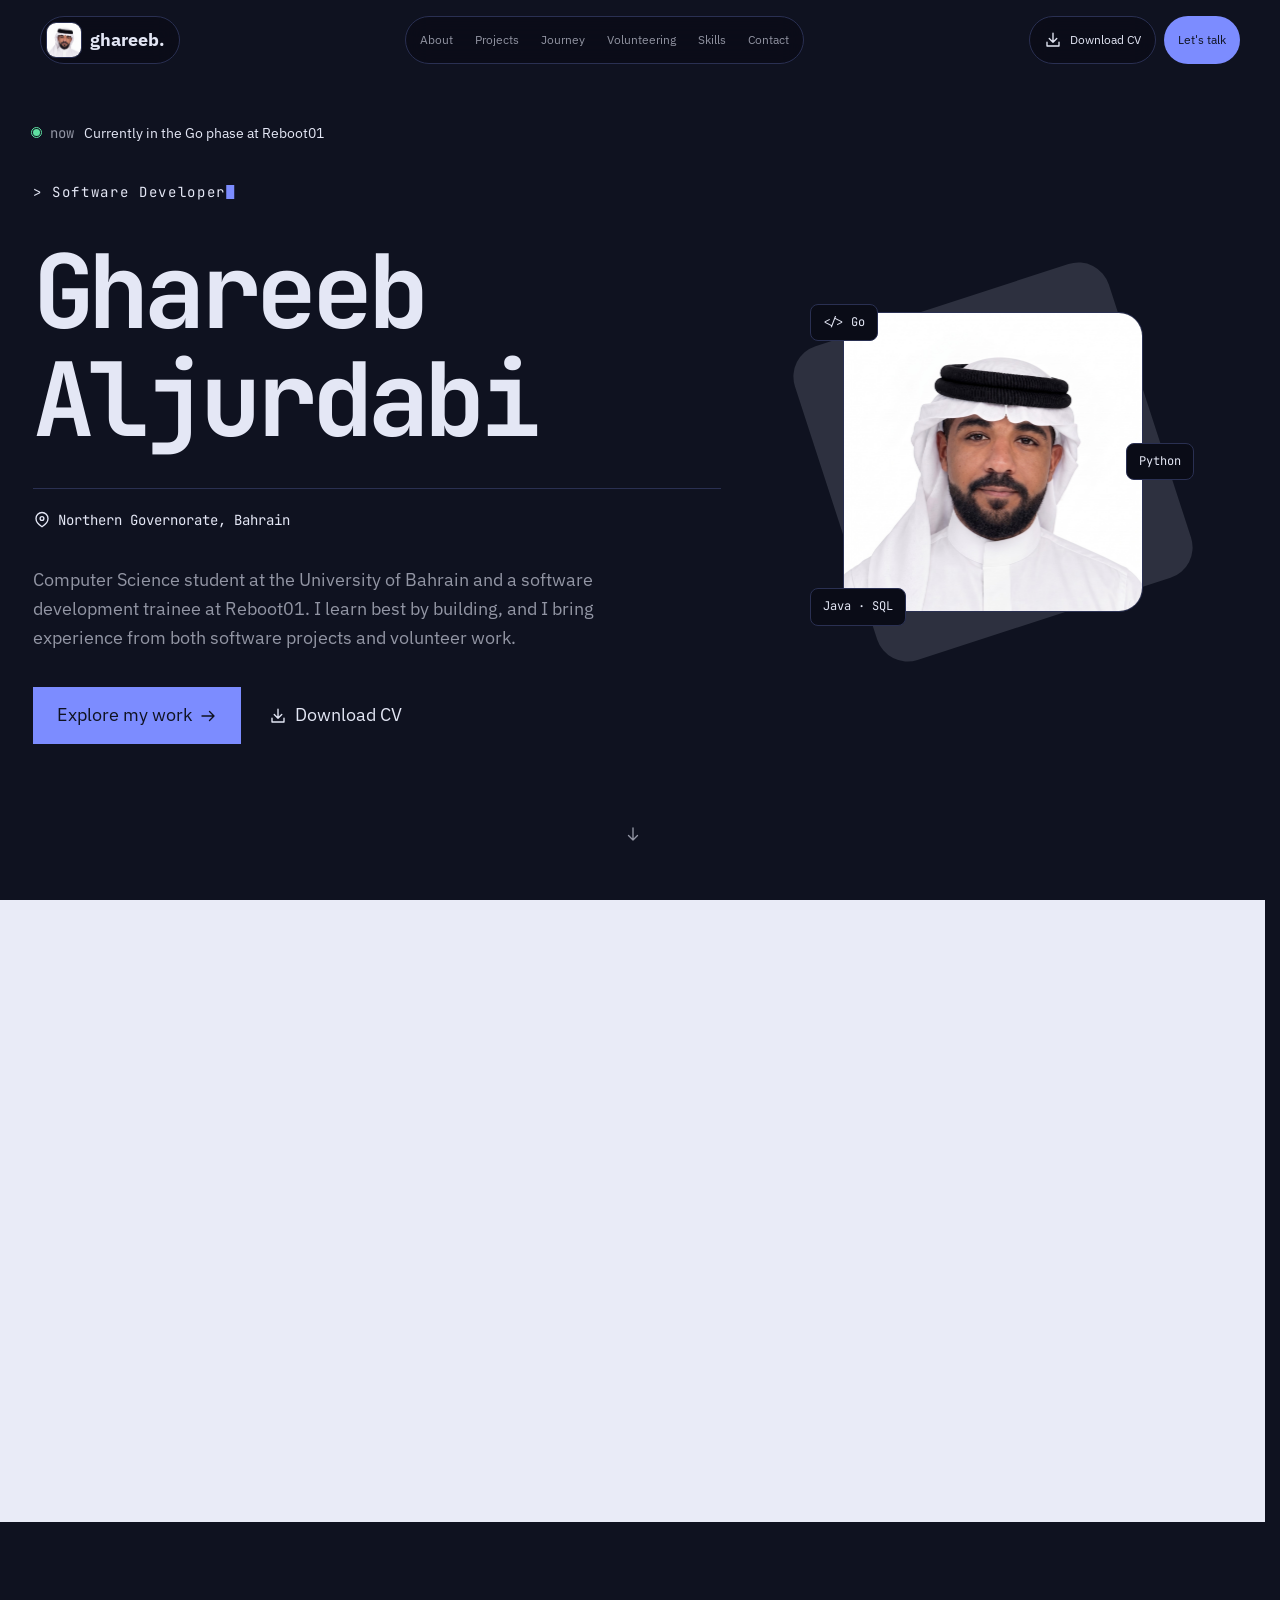
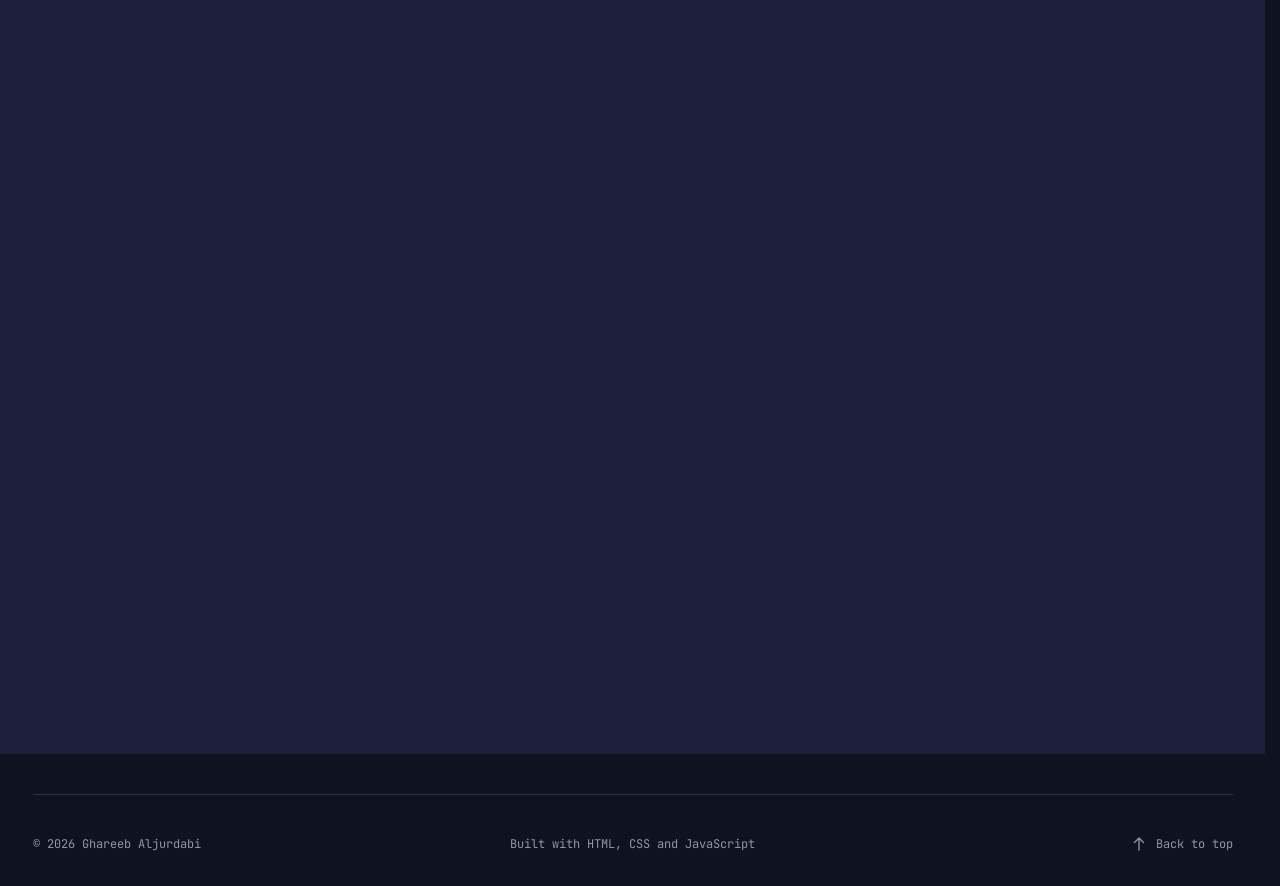
<file: index.html>
<!doctype html>
<html lang="en" class="portfolio-page">
  <head>
    <meta charset="UTF-8" />
    <meta name="viewport" content="width=device-width, initial-scale=1.0, viewport-fit=cover" />
    <meta name="theme-color" content="#0f1220" />
    <script>
      window.finishIntro = function () {
        if (!document.documentElement.classList.contains("intro")) return;
        document.documentElement.classList.remove("intro");
        document.querySelector(".intro-screen")?.remove();
        document.dispatchEvent(new Event("intro-end"));
      };
      try {
        if (
          !matchMedia("(prefers-reduced-motion: reduce)").matches &&
          !sessionStorage.getItem("portfolio-intro")
        ) {
          sessionStorage.setItem("portfolio-intro", "seen");
          document.documentElement.classList.add("intro");
          setTimeout(window.finishIntro, 4000);
        }
      } catch {}
    </script>
    <title>Ghareeb Aljurdabi | Software Developer</title>
    <meta
      name="description"
      content="Ghareeb Aljurdabi | Software Developer. Computer Science student at the University of Bahrain and a software development trainee at Reboot01."
    />
    <link
      rel="preload"
      href="fonts/jetbrains-mono.woff2"
      as="font"
      type="font/woff2"
      crossorigin
    />
    <link
      rel="preload"
      href="fonts/ibm-plex-sans.woff2"
      as="font"
      type="font/woff2"
      crossorigin
    />
    <link rel="stylesheet" href="css/variables.css" />
    <link rel="stylesheet" href="css/reset.css" />
    <link rel="stylesheet" href="css/fonts.css" />
    <link rel="stylesheet" href="css/layout.css" />
    <link rel="stylesheet" href="css/buttons.css" />
    <link rel="stylesheet" href="css/tags.css" />
    <link rel="stylesheet" href="css/pills.css" />
    <link rel="stylesheet" href="css/labels.css" />
    <link rel="stylesheet" href="css/icons.css" />
    <link rel="stylesheet" href="css/accessibility.css" />
    <link rel="stylesheet" href="css/navbar.css" />
    <link rel="stylesheet" href="css/home.css" />
    <link rel="stylesheet" href="css/portrait.css" />
    <link rel="stylesheet" href="css/status.css" />
    <link
      rel="stylesheet"
      href="css/about.css"
      media="print"
      onload="this.media = 'all'"
    />
    <noscript><link rel="stylesheet" href="css/about.css" /></noscript>
    <link
      rel="stylesheet"
      href="css/projects.css"
      media="print"
      onload="this.media = 'all'"
    />
    <noscript><link rel="stylesheet" href="css/projects.css" /></noscript>
    <link
      rel="stylesheet"
      href="css/journey.css"
      media="print"
      onload="this.media = 'all'"
    />
    <noscript><link rel="stylesheet" href="css/journey.css" /></noscript>
    <link
      rel="stylesheet"
      href="css/volunteering.css"
      media="print"
      onload="this.media = 'all'"
    />
    <noscript><link rel="stylesheet" href="css/volunteering.css" /></noscript>
    <link
      rel="stylesheet"
      href="css/skills.css"
      media="print"
      onload="this.media = 'all'"
    />
    <noscript><link rel="stylesheet" href="css/skills.css" /></noscript>
    <link
      rel="stylesheet"
      href="css/contact.css"
      media="print"
      onload="this.media = 'all'"
    />
    <noscript><link rel="stylesheet" href="css/contact.css" /></noscript>
    <link
      rel="stylesheet"
      href="css/footer.css"
      media="print"
      onload="this.media = 'all'"
    />
    <noscript><link rel="stylesheet" href="css/footer.css" /></noscript>
    <link rel="stylesheet" href="css/intro.css" />
    <link rel="stylesheet" href="css/scroll-hint.css" />
    <link rel="stylesheet" href="css/reveal.css" />
    <link rel="stylesheet" href="css/progress.css" />
    <link rel="stylesheet" href="css/hover.css" />
    <link rel="stylesheet" href="css/transitions.css" />
    <link rel="stylesheet" href="css/motion.css" />
    <link rel="stylesheet" href="css/responsive.css" />

    <link rel="icon" type="image/svg+xml" href="images/favicon.svg" />
  </head>
  <body>
    <a class="skip-link" href="#main-content">Skip to content</a>
    <div class="intro-screen" aria-hidden="true">
      <div class="intro-content">
        <img
          class="intro-photo"
          src="images/portrait.jpg"
          width="110"
          height="110"
          alt=""
          fetchpriority="high"
        />
        <div class="intro-word"
          ><span class="intro-name"></span><span class="intro-dot"></span
          ><span class="intro-cursor"></span
        ></div>
      </div>
    </div>
    <div class="scroll-progress-track" aria-hidden="true">
      <div class="scroll-progress"></div>
    </div>
    <header class="navbar">
      <nav class="container navbar-content" aria-label="Main navigation">
        <a class="navbar-logo" href="#home"
          ><img
            src="images/portrait.jpg"
            width="36"
            height="36"
            alt=""
          />ghareeb.</a
        >
        <div class="navbar-links" id="navbar-links"
          ><a data-section="about" href="#about">About</a
          ><a data-section="projects" href="#projects">Projects</a
          ><a data-section="journey" href="#journey">Journey</a
          ><a data-section="volunteering" href="#volunteering">Volunteering</a
          ><a data-section="skills" href="#skills">Skills</a
          ><a data-section="contact" href="#contact">Contact</a
          ><div class="navbar-mobile-actions"
            ><a class="navbar-download with-icon" href="cv.pdf"
              ><svg
                class="icon icon-arrow-down"
                width="18"
                height="18"
                viewBox="0 0 24 24"
                fill="none"
                stroke="currentColor"
                stroke-width="1.8"
                stroke-linecap="round"
                stroke-linejoin="round"
                aria-hidden="true"
                focusable="false"
              >
                <path d="M12 3v12m-5-5 5 5 5-5M4 15v5h16v-5" /></svg
              >Download CV</a
            ></div
          ></div
        >
        <div class="navbar-actions"
          ><a class="navbar-download with-icon" href="cv.pdf"
            ><svg
              class="icon icon-arrow-down"
              width="18"
              height="18"
              viewBox="0 0 24 24"
              fill="none"
              stroke="currentColor"
              stroke-width="1.8"
              stroke-linecap="round"
              stroke-linejoin="round"
              aria-hidden="true"
              focusable="false"
            >
              <path d="M12 3v12m-5-5 5 5 5-5M4 15v5h16v-5" /></svg
            >Download CV</a
          ><a class="navbar-talk" href="#contact">Let's talk</a></div
        >
        <button
          class="navbar-menu"
          type="button"
          aria-label="Toggle menu"
          aria-expanded="false"
          aria-controls="navbar-links"
          ><span aria-hidden="true"></span><span aria-hidden="true"></span
          ><span aria-hidden="true"></span
        ></button>
      </nav>
    </header>
    <main id="main-content" tabindex="-1">
      <section id="home">
        <div class="container">
          <div class="status-line">
            <span class="status-dot" aria-hidden="true"></span>
            <span class="status-label">now</span>
            <div class="status-text" aria-live="off">
              <span class="sr-only">Currently in the Go phase at Reboot01</span>
              <span class="status-current" aria-hidden="true"
                >Currently in the Go phase at Reboot01</span
              >
              <span class="status-next" aria-hidden="true"></span>
            </div>
          </div>
          <div class="home-content">
            <p
              class="home-title"
              role="img"
              aria-label="Software Developer, Computer Science Student, Volunteer"
              ><span aria-hidden="true">&gt;&nbsp;</span
              ><span id="typing-text" aria-hidden="true"
                >Software Developer</span
              ><span class="typing-cursor" aria-hidden="true"></span
            ></p>
            <h1>Ghareeb Aljurdabi</h1>
            <p class="home-location with-icon"
              ><svg
                class="icon"
                width="18"
                height="18"
                viewBox="0 0 24 24"
                fill="none"
                stroke="currentColor"
                stroke-width="1.8"
                stroke-linecap="round"
                stroke-linejoin="round"
                aria-hidden="true"
                focusable="false"
              >
                <path d="M20 10c0 6-8 11-8 11S4 16 4 10a8 8 0 1 1 16 0Z" />
                <circle cx="12" cy="10" r="2.5" /></svg
              >Northern Governorate, Bahrain</p
            >
            <p class="home-bio"
              >Computer Science student at the University of Bahrain and a
              software development trainee at Reboot01. I learn best by
              building, and I bring experience from both software projects and
              volunteer work.</p
            >
            <div class="home-actions">
              <a class="home-explore with-icon" href="#projects"
                >Explore my work<svg
                  class="icon icon-arrow-right"
                  width="18"
                  height="18"
                  viewBox="0 0 24 24"
                  fill="none"
                  stroke="currentColor"
                  stroke-width="1.8"
                  stroke-linecap="round"
                  stroke-linejoin="round"
                  aria-hidden="true"
                  focusable="false"
                >
                  <path d="M4 12h16m-6-6 6 6-6 6" /></svg
              ></a>
              <a class="home-cv with-icon" href="cv.pdf"
                ><svg
                  class="icon icon-arrow-down"
                  width="18"
                  height="18"
                  viewBox="0 0 24 24"
                  fill="none"
                  stroke="currentColor"
                  stroke-width="1.8"
                  stroke-linecap="round"
                  stroke-linejoin="round"
                  aria-hidden="true"
                  focusable="false"
                >
                  <path d="M12 3v12m-5-5 5 5 5-5M4 15v5h16v-5" /></svg
                >Download CV</a
              >
        <a class="scroll-hint" href="#about" aria-label="Scroll to about"
          ><svg
            width="18"
            height="18"
            viewBox="0 0 24 24"
            fill="none"
            stroke="currentColor"
            stroke-width="1.8"
            stroke-linecap="round"
            stroke-linejoin="round"
            aria-hidden="true"
          >
            <path d="M12 4v16m-6-6 6 6 6-6" /></svg
        ></a>
            </div>
          </div>
          <div class="portrait-block">
            <div class="portrait-square" aria-hidden="true"></div>
            <img
              class="portrait-photo"
              src="images/portrait.jpg"
              width="300"
              height="300"
              alt="Portrait of Ghareeb Aljurdabi"
              fetchpriority="high"
            />
            <span class="portrait-tag portrait-tag-go" aria-hidden="true"
              >&lt;/&gt; Go</span
            >
            <span class="portrait-tag portrait-tag-python" aria-hidden="true"
              >Python</span
            >
            <span class="portrait-tag portrait-tag-java" aria-hidden="true"
              >Java · SQL</span
            >
          </div>
        </div>

      </section>

      <section id="about">
        <div class="container">
          <p class="about-label section-label" role="img" aria-label="// about"
            ><span class="label-full" aria-hidden="true">// about</span></p
          >
          <div class="about-intro">
            <h2>I learn best by building.</h2>
            <p
              >I study Computer Science at the University of Bahrain and train
              as a software developer at Reboot01. Outside of code, I volunteer
              at startup and community events in Bahrain.</p
            >
          </div>
          <div class="about-stats">
            <div class="about-stat">
              <span class="about-number" data-count="3">3</span>
              <p>Years studying Computer Science</p>
            </div>
            <div class="about-stat">
              <span class="about-number" data-count="5">5</span>
              <p>Programming languages</p>
            </div>
            <div class="about-stat">
              <span class="about-number" data-count="3">3</span>
              <p>Volunteer events</p>
            </div>
            <div class="about-stat">
              <span class="about-number" data-count="2">2</span>
              <p>Spoken languages</p>
            </div>
          </div>
        </div>
      </section>

      <section id="projects">
        <div class="container">
          <p
            class="projects-label section-label"
            role="img"
            aria-label="// projects"
            ><span class="label-full" aria-hidden="true">// projects</span></p
          >
          <h2>Things I've built.</h2>
          <a class="projects-collection" href="projects/reboot01.html">
            <div class="collection-copy">
              <span class="collection-number">01</span>
              <p class="collection-category">Reboot01 program</p>
              <h3>Reboot01 Projects</h3>
              <p class="collection-description"
                >The projects I built during the Go phase at Reboot01, from
                command-line tools to a chat server and a web app.</p
              >
              <ul class="projects-tech"
                ><li>Go</li
                ><li>HTML</li
                ><li>CSS</li
                ><li>TCP</li
                ><li>REST API</li></ul
              >
              <span class="collection-button">Open projects -&gt;</span>
            </div>
            <div class="project-deck" aria-hidden="true"
              ><div class="deck-file" style="--file: 0"
                ><span class="deck-dots"><i></i><i></i><i></i></span
                >go-reloaded.go</div
              ><div class="deck-file" style="--file: 1"
                ><span class="deck-dots"><i></i><i></i><i></i></span
                >ascii-art-web.go</div
              ><div class="deck-file" style="--file: 2"
                ><span class="deck-dots"><i></i><i></i><i></i></span
                >groupie-tracker.go</div
              ><div class="deck-file" style="--file: 3"
                ><span class="deck-dots"><i></i><i></i><i></i></span
                >net-cat.go</div
              ><div class="deck-file" style="--file: 4"
                ><span class="deck-dots"><i></i><i></i><i></i></span
                >lem-in.go</div
              ></div
            >
          </a>
        </div>
      </section>

      <section id="journey">
        <div class="container">
          <p
            class="journey-label section-label"
            role="img"
            aria-label="// journey"
            ><span class="label-full" aria-hidden="true">// journey</span></p
          >
          <div class="journey-header">
            <h2>How I got here.</h2>
            <div class="journey-controls">
              <p class="journey-counter"><span class="journey-current">01</span><span class="journey-total"> / 07</span></p>
              <button class="journey-arrow journey-previous" type="button" aria-label="Previous" aria-controls="journey-timeline" disabled>
                <svg width="18" height="18" viewBox="0 0 24 24" fill="none" stroke="currentColor" stroke-width="1.8" stroke-linecap="round" stroke-linejoin="round" aria-hidden="true" focusable="false"><path d="M20 12H4m6-6-6 6 6 6" /></svg>
              </button>
              <button class="journey-arrow journey-next" type="button" aria-label="Next" aria-controls="journey-timeline">
                <svg width="18" height="18" viewBox="0 0 24 24" fill="none" stroke="currentColor" stroke-width="1.8" stroke-linecap="round" stroke-linejoin="round" aria-hidden="true" focusable="false"><path d="M4 12h16m-6-6 6 6-6 6" /></svg>
              </button>
            </div>
          </div>
          <div class="journey-window">
            <div
              class="journey-scroll"
              id="journey-timeline"
              tabindex="0"
              role="region"
              aria-label="Journey timeline"
            >
              <ol class="journey-timeline">
                <li class="journey-item">
                  <p class="journey-date">2023 – Present</p>
                  <div class="journey-heading"
                    ><h3>Started studying Computer Science</h3>
                    <span class="journey-place"
                      >University of Bahrain</span
                    ></div
                  >
                  <p class="journey-description"
                    >Studying for a bachelor's degree in Computer Science.</p
                  >
                </li>
                <li class="journey-item">
                  <p class="journey-date">13 Jul 2026 – 25 Jul 2026</p>
                  <div class="journey-heading"
                    ><h3>Selection Pool</h3>
                    <span class="journey-place">Reboot01</span></div
                  >
                  <p class="journey-description"
                    >Completed the Reboot01 selection pool and earned a place in
                    the program.</p
                  >
                </li>
                <li class="journey-item">
                  <p class="journey-date">16 Aug 2026 – Present</p>
                  <div class="journey-heading"
                    ><h3>Go Phase</h3>
                    <span class="journey-place">Reboot01</span></div
                  >
                  <p class="journey-description"
                    >Learning programming fundamentals and building projects in
                    Go.</p
                  >
                  <span class="journey-badge">in progress</span>
                </li>
                <li class="journey-item">
                  <p class="journey-date">Nov 2026 – Present</p>
                  <div class="journey-heading"
                    ><h3>JavaScript Piscine</h3>
                    <span class="journey-place">Reboot01</span></div
                  >
                  <p class="journey-description"
                    >Learning JavaScript through an intensive piscine.</p
                  >
                  <span class="journey-badge">in progress</span>
                </li>
                <li class="journey-item journey-upcoming">
                  <p class="journey-date">7 Mar 2027 – 11 Sep 2027</p>
                  <div class="journey-heading"
                    ><h3>JavaScript Phase</h3>
                    <span class="journey-place">Reboot01</span></div
                  >
                  <p class="journey-description"
                    >Frontend and backend web projects.</p
                  >
                  <span class="journey-badge"
                    ><svg
                      class="journey-lock"
                      width="14"
                      height="14"
                      viewBox="0 0 24 24"
                      fill="none"
                      stroke="currentColor"
                      stroke-width="1.8"
                      stroke-linecap="round"
                      stroke-linejoin="round"
                      aria-hidden="true"
                      focusable="false"
                    >
                      <rect x="5" y="10" width="14" height="11" rx="2" />
                      <path d="M8 10V7a4 4 0 0 1 8 0v3" /></svg
                    >coming soon<span
                      class="journey-badge-dots"
                      aria-hidden="true"
                      ><span>.</span><span>.</span><span>.</span></span
                    ></span
                  >
                </li>
                <li class="journey-item journey-upcoming">
                  <p class="journey-date">11 Sep 2027 – 11 Oct 2027</p>
                  <div class="journey-heading"
                    ><h3>Rust Piscine</h3>
                    <span class="journey-place">Reboot01</span></div
                  >
                  <p class="journey-description"
                    >An intensive introduction to Rust.</p
                  >
                  <span class="journey-badge"
                    ><svg
                      class="journey-lock"
                      width="14"
                      height="14"
                      viewBox="0 0 24 24"
                      fill="none"
                      stroke="currentColor"
                      stroke-width="1.8"
                      stroke-linecap="round"
                      stroke-linejoin="round"
                      aria-hidden="true"
                      focusable="false"
                    >
                      <rect x="5" y="10" width="14" height="11" rx="2" />
                      <path d="M8 10V7a4 4 0 0 1 8 0v3" /></svg
                    >coming soon<span
                      class="journey-badge-dots"
                      aria-hidden="true"
                      ><span>.</span><span>.</span><span>.</span></span
                    ></span
                  >
                </li>
                <li class="journey-item journey-upcoming">
                  <p class="journey-date">12 Oct 2027 – 18 Mar 2028</p>
                  <div class="journey-heading"
                    ><h3>Rust Phase</h3>
                    <span class="journey-place">Reboot01</span></div
                  >
                  <p class="journey-description"
                    >Systems and networking projects in Rust.</p
                  >
                  <span class="journey-badge"
                    ><svg
                      class="journey-lock"
                      width="14"
                      height="14"
                      viewBox="0 0 24 24"
                      fill="none"
                      stroke="currentColor"
                      stroke-width="1.8"
                      stroke-linecap="round"
                      stroke-linejoin="round"
                      aria-hidden="true"
                      focusable="false"
                    >
                      <rect x="5" y="10" width="14" height="11" rx="2" />
                      <path d="M8 10V7a4 4 0 0 1 8 0v3" /></svg
                    >coming soon<span
                      class="journey-badge-dots"
                      aria-hidden="true"
                      ><span>.</span><span>.</span><span>.</span></span
                    ></span
                  >
                </li>
              </ol>
            </div>
          </div>
          <div class="journey-education">
            <p
              class="journey-label section-label"
              role="img"
              aria-label="// education"
              ><span class="label-full" aria-hidden="true"
                >// education</span
              ></p
            >
            <div class="journey-education-row">
              <h3>Reboot01</h3>
              <p>Software Development Program</p>
              <p class="journey-years">2026 – expected Aug 2028</p>
            </div>
            <div class="journey-education-row">
              <h3>University of Bahrain</h3>
              <p>Computer Science</p>
              <p class="journey-years">2023 – expected Jun 2028</p>
            </div>
          </div>
        </div>
      </section>

      <section id="volunteering">
        <div class="container">
          <p
            class="volunteering-label section-label"
            role="img"
            aria-label="// volunteering"
            ><span class="label-full" aria-hidden="true"
              >// volunteering</span
            ></p
          >
          <h2>Beyond the code.</h2>
          <div class="volunteering-list">
            <div class="volunteering-row">
              <p class="volunteering-date">Nov 2026</p>
              <div>
                <h3>College of IT Society (COITS), University of Bahrain</h3>
                <p class="volunteering-role">Volunteer Photographer</p>
              </div>
              <p class="volunteering-description"
                >Photographed the society's event.</p
              >
            </div>
            <div class="volunteering-row">
              <p class="volunteering-date">Sep 2026</p>
              <div>
                <h3>StartUp Bahrain</h3>
                <p class="volunteering-role"
                  >Volunteer, Registration and Hospitality</p
                >
              </div>
              <p class="volunteering-description"
                >Registered attendees and hosted guests.</p
              >
            </div>
            <div class="volunteering-row">
              <p class="volunteering-date">May 2026</p>
              <div>
                <h3>StartUp Bahrain</h3>
                <p class="volunteering-role">Volunteer, Registration</p>
              </div>
              <p class="volunteering-description"
                >Registered and welcomed attendees.</p
              >
            </div>
          </div>
        </div>
      </section>

      <section id="skills">
        <div class="container">
          <p
            class="skills-label section-label"
            role="img"
            aria-label="// skills"
            ><span class="label-full" aria-hidden="true">// skills</span></p
          >
          <div class="skills-layout">
            <h2>What I work with.</h2>
            <div class="skills-editor">
              <div class="skills-editor-bar">
                <div class="skills-editor-dots" aria-hidden="true"
                  ><span></span><span></span><span></span
                ></div>
                <span>skills.js</span>
              </div>
              <div
                class="skills-code-scroll"
                tabindex="0"
                role="region"
                aria-label="Skills. Languages: Java, Python. Frontend: HTML, CSS, JavaScript. Backend: Go, SQL, Supabase. Tools: Git, GitHub, Gitea, VS Code, Docker, Netlify. Spoken languages: Arabic, English."
              >
                <code class="skills-code" aria-hidden="true">
                <span class="skills-line"><span class="skills-line-number" aria-hidden="true">1</span><span><span class="skills-keyword">const</span> <span class="skills-key">skills</span> = {</span></span>
                <span class="skills-line"><span class="skills-line-number" aria-hidden="true">2</span><span>  <span class="skills-key">languages</span>: [<span class="skills-string">"Java"</span>, <span class="skills-string">"Python"</span>],</span></span>
                <span class="skills-line"><span class="skills-line-number" aria-hidden="true">3</span><span>  <span class="skills-key">frontend</span>: [<span class="skills-string">"HTML"</span>, <span class="skills-string">"CSS"</span>, <span class="skills-string">"JavaScript"</span>],</span></span>
                <span class="skills-line"><span class="skills-line-number" aria-hidden="true">4</span><span>  <span class="skills-key">backend</span>: [<span class="skills-string">"Go"</span>, <span class="skills-string">"SQL"</span>, <span class="skills-string">"Supabase"</span>],</span></span>
                <span class="skills-line"><span class="skills-line-number" aria-hidden="true">5</span><span>  <span class="skills-key">tools</span>: [<span class="skills-string">"Git"</span>, <span class="skills-string">"GitHub"</span>, <span class="skills-string">"Gitea"</span>, <span class="skills-string">"VS Code"</span>, <span class="skills-string">"Docker"</span>, <span class="skills-string">"Netlify"</span>],</span></span>
                <span class="skills-line"><span class="skills-line-number" aria-hidden="true">6</span><span>  <span class="skills-key">spoken</span>: [<span class="skills-string">"Arabic"</span>, <span class="skills-string">"English"</span>]</span></span>
                <span class="skills-line"><span class="skills-line-number" aria-hidden="true">7</span><span>};</span></span>
              </code>
              </div>
            </div>
          </div>
        </div>
      </section>

      <section id="contact">
        <div class="container">
          <p
            class="contact-label section-label"
            role="img"
            aria-label="// contact"
            ><span class="label-full" aria-hidden="true">// contact</span></p
          >
          <h2>Got an opportunity?<br />Let's talk.</h2>
          <div class="contact-email-row">
            <span id="contact-email">ghareebaljurdabi@gmail.com</span>
            <button id="copy-email" class="with-icon" type="button"
              ><svg
                class="icon"
                width="18"
                height="18"
                viewBox="0 0 24 24"
                fill="none"
                stroke="currentColor"
                stroke-width="1.8"
                stroke-linecap="round"
                stroke-linejoin="round"
                aria-hidden="true"
                focusable="false"
              >
                <rect x="8" y="8" width="12" height="12" rx="2" />
                <path d="M15 8V4H4v11h4" /></svg
              ><span id="copy-email-label">copy</span></button
            >
            <span
              id="copy-status"
              class="sr-only"
              aria-live="polite"
              aria-atomic="true"
            ></span>
          </div>
          <div class="contact-links">
            <a href="mailto:ghareebaljurdabi@gmail.com"
              ><span class="with-icon"
                ><svg
                  class="icon"
                  width="18"
                  height="18"
                  viewBox="0 0 24 24"
                  fill="none"
                  stroke="currentColor"
                  stroke-width="1.8"
                  stroke-linecap="round"
                  stroke-linejoin="round"
                  aria-hidden="true"
                  focusable="false"
                >
                  <rect x="3" y="5" width="18" height="14" rx="2" />
                  <path d="m3 6 9 7 9-7" /></svg
                >Email</span
              ><span aria-hidden="true">-&gt;</span></a
            >
            <a
              href="https://github.com/r23n"
              target="_blank"
              rel="noopener noreferrer"
              ><span class="with-icon"
                ><svg
                  class="icon"
                  width="18"
                  height="18"
                  viewBox="0 0 24 24"
                  fill="none"
                  stroke="currentColor"
                  stroke-width="1.8"
                  stroke-linecap="round"
                  stroke-linejoin="round"
                  aria-hidden="true"
                  focusable="false"
                >
                  <path
                    d="M9 19c-4 1-4-2-6-2m14 4v-4c0-1-.3-1.8-1-2.3 3-.4 5-1.5 5-5a4 4 0 0 0-1-2.8 4 4 0 0 0-.1-3S18.7 3.5 16 5a11 11 0 0 0-8 0C5.3 3.5 4.1 4 4.1 4a4 4 0 0 0-.1 3A4 4 0 0 0 3 9.7c0 3.5 2 4.6 5 5-.7.5-1 1.3-1 2.3v4"
                  /></svg
                >GitHub</span
              ><span aria-hidden="true">-&gt;</span></a
            >
            <a
              href="https://www.linkedin.com/in/ghareeb-aljurdabi-18585b353/"
              target="_blank"
              rel="noopener noreferrer"
              ><span class="with-icon"
                ><svg
                  class="icon"
                  width="18"
                  height="18"
                  viewBox="0 0 24 24"
                  fill="none"
                  stroke="currentColor"
                  stroke-width="1.8"
                  stroke-linecap="round"
                  stroke-linejoin="round"
                  aria-hidden="true"
                  focusable="false"
                >
                  <rect x="3" y="3" width="18" height="18" rx="2" />
                  <path d="M7 10v7m0-10v.1M11 17v-7m0 3c0-4 6-4 6 0v4" /></svg
                >LinkedIn</span
              ><span aria-hidden="true">-&gt;</span></a
            >
            <a href="cv.pdf"
              ><span class="with-icon"
                ><svg
                  class="icon icon-arrow-down"
                  width="18"
                  height="18"
                  viewBox="0 0 24 24"
                  fill="none"
                  stroke="currentColor"
                  stroke-width="1.8"
                  stroke-linecap="round"
                  stroke-linejoin="round"
                  aria-hidden="true"
                  focusable="false"
                >
                  <path d="M12 3v12m-5-5 5 5 5-5M4 15v5h16v-5" /></svg
                >Download CV</span
              ><span aria-hidden="true">-&gt;</span></a
            >
          </div>
        </div>
      </section>
    </main>
    <footer class="footer">
      <div class="container footer-content">
        <p>© 2026 Ghareeb Aljurdabi</p>
        <p>Built with HTML, CSS and JavaScript</p>
        <a href="#home" class="with-icon"
          ><svg
            class="icon icon-arrow-up"
            width="18"
            height="18"
            viewBox="0 0 24 24"
            fill="none"
            stroke="currentColor"
            stroke-width="1.8"
            stroke-linecap="round"
            stroke-linejoin="round"
            aria-hidden="true"
            focusable="false"
          >
            <path d="M12 20V4m-6 6 6-6 6 6" /></svg
          >Back to top</a
        >
      </div>
    </footer>
    <script defer src="js/typing.js"></script>
    <script defer src="js/counter.js"></script>
    <script defer src="js/copy-email.js"></script>
    <script defer src="js/navbar.js"></script>
    <script defer src="js/reveal.js"></script>
    <script defer src="js/progress.js"></script>
    <script defer src="js/active-link.js"></script>
    <script defer src="js/status.js"></script>
    <script defer src="js/label-typing.js"></script>
    <script defer src="js/scroll-hint.js"></script>
    <script defer src="js/journey-scroll.js"></script>
    <script defer src="js/project-deck.js"></script>
    <script defer src="js/intro.js"></script>
  </body>
</html>
</file>
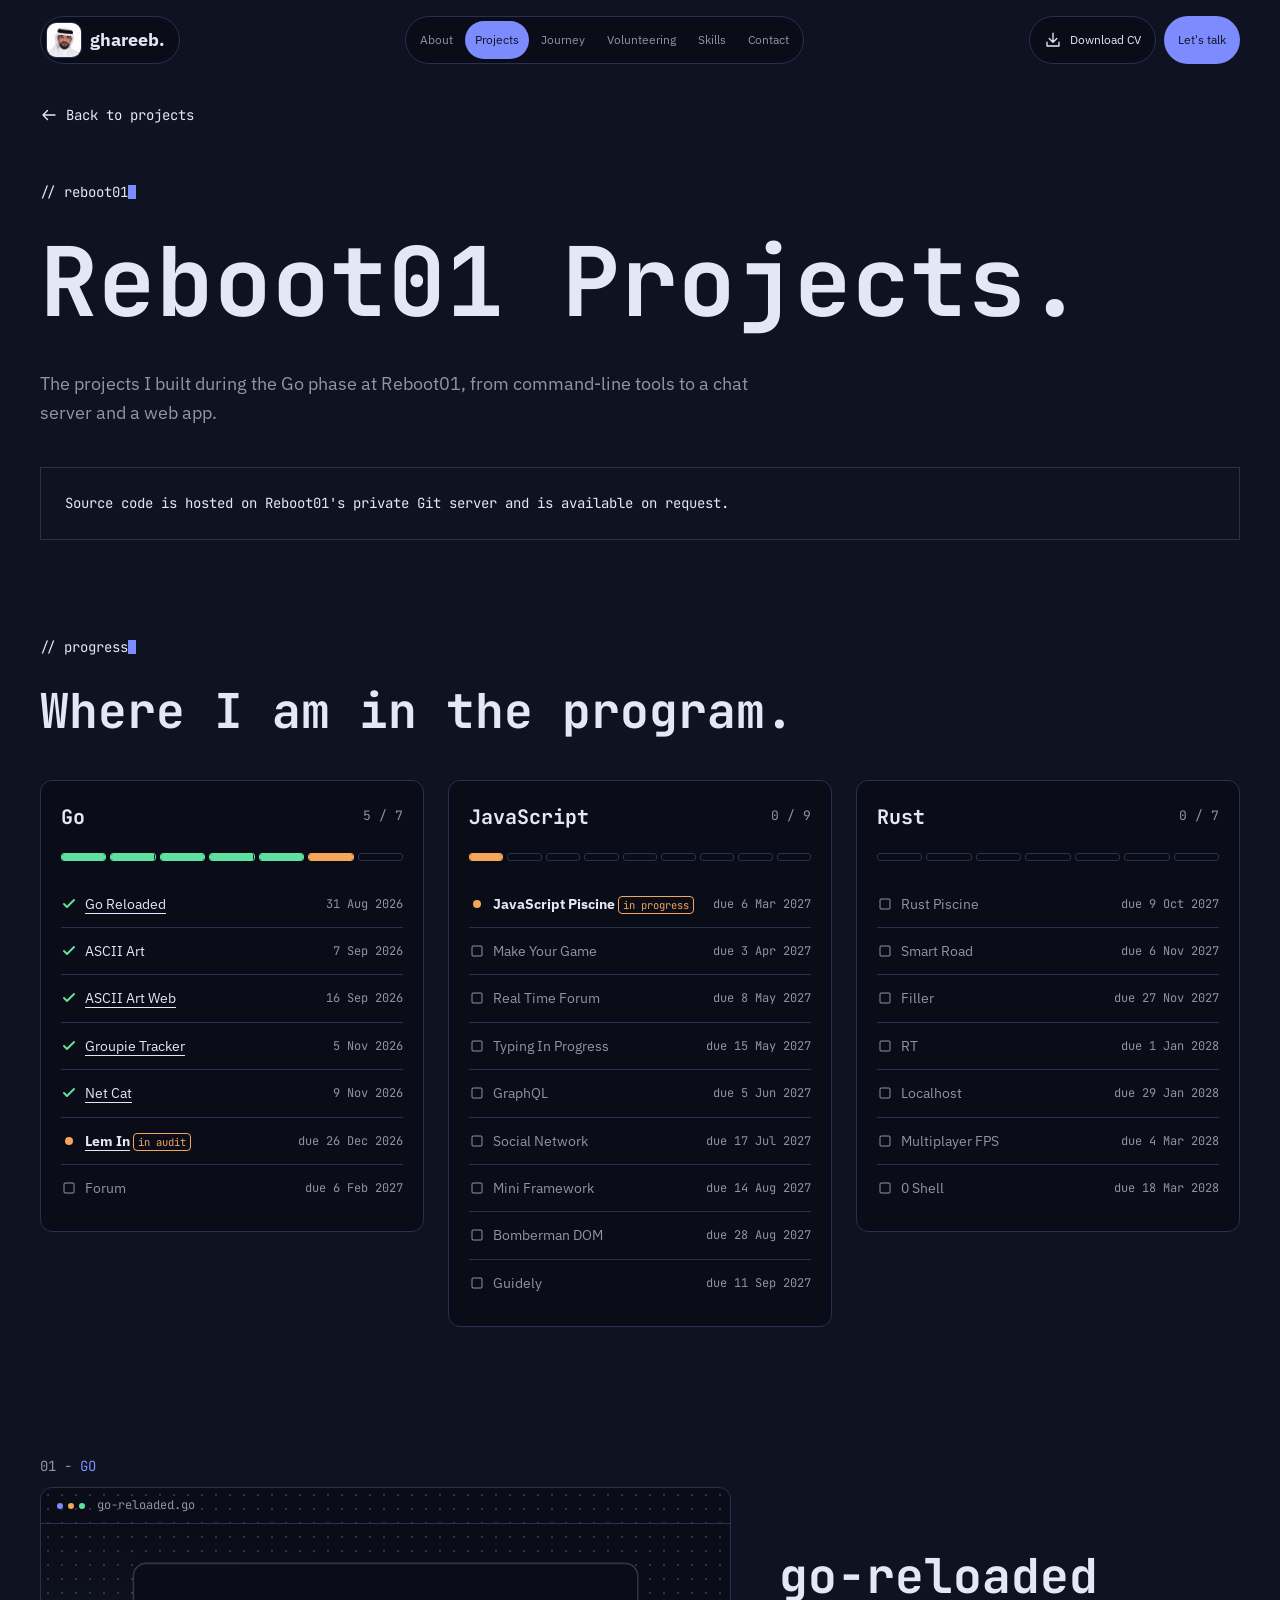
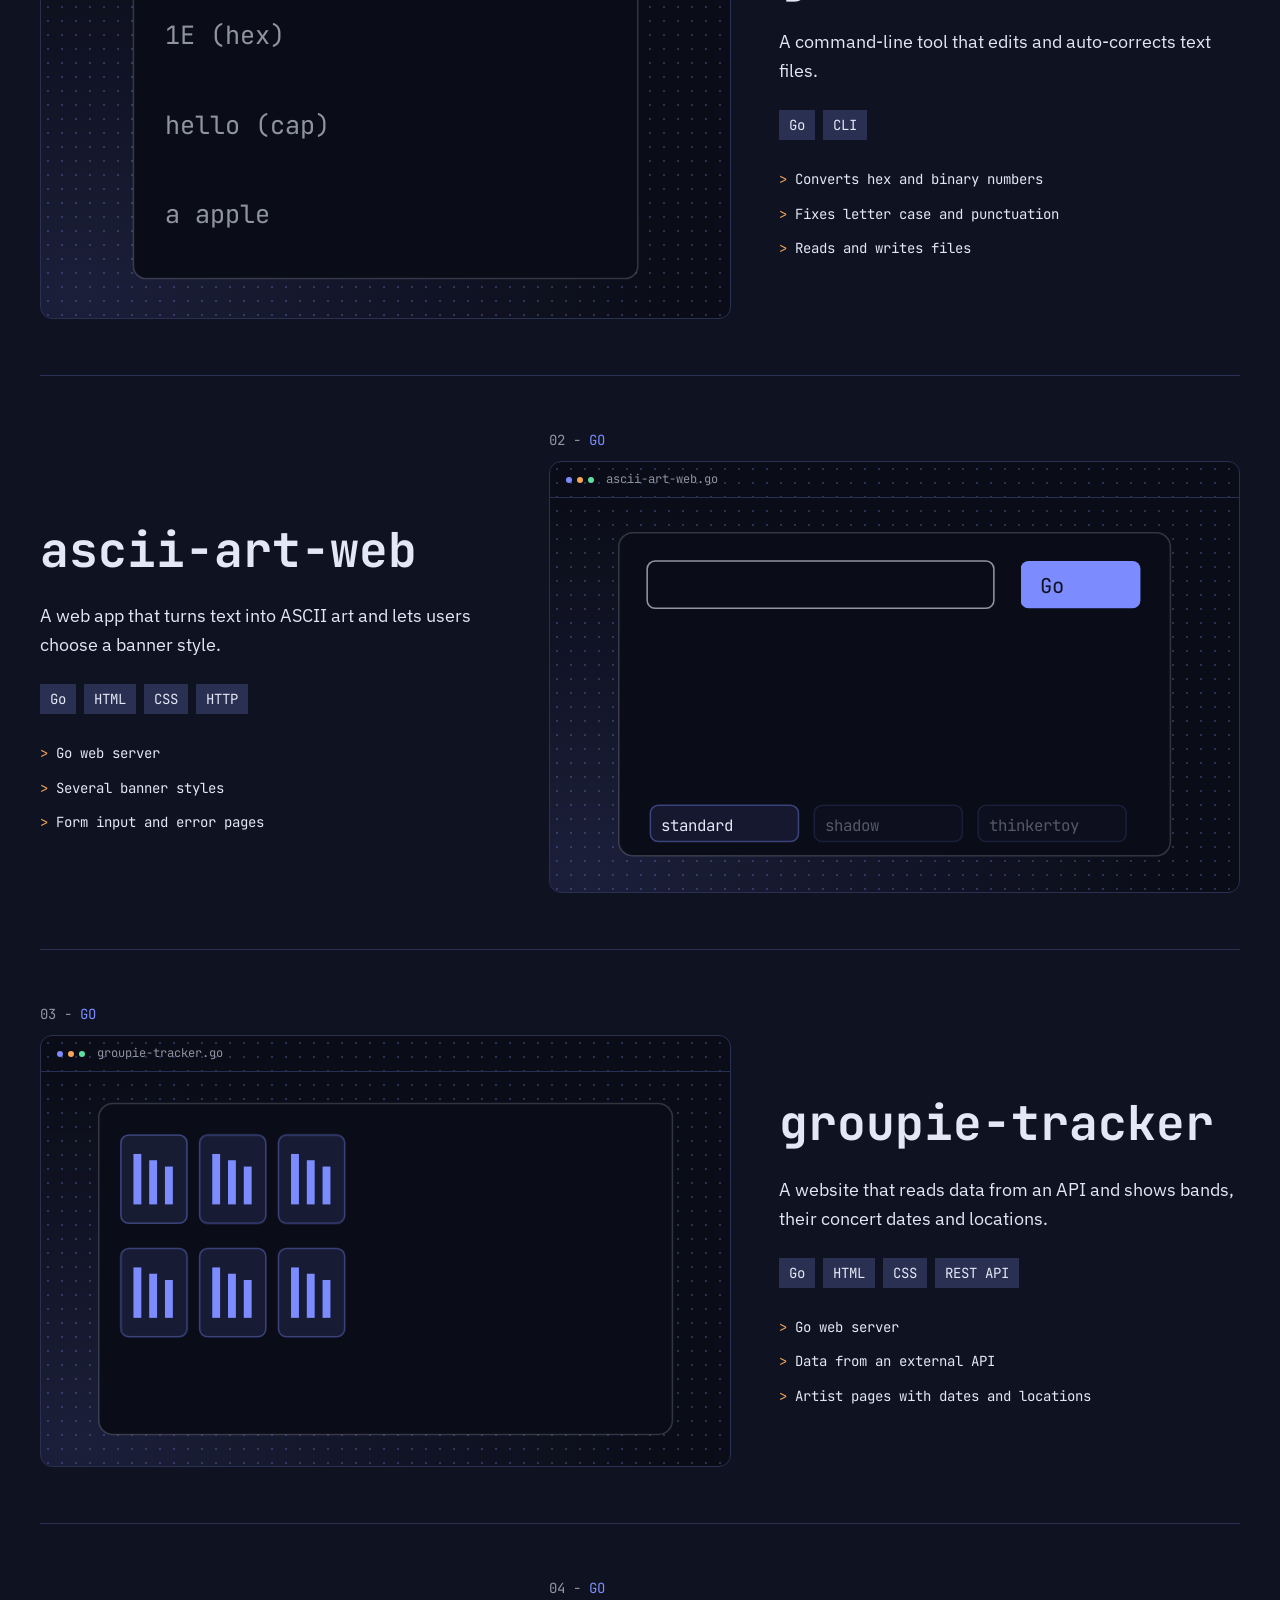
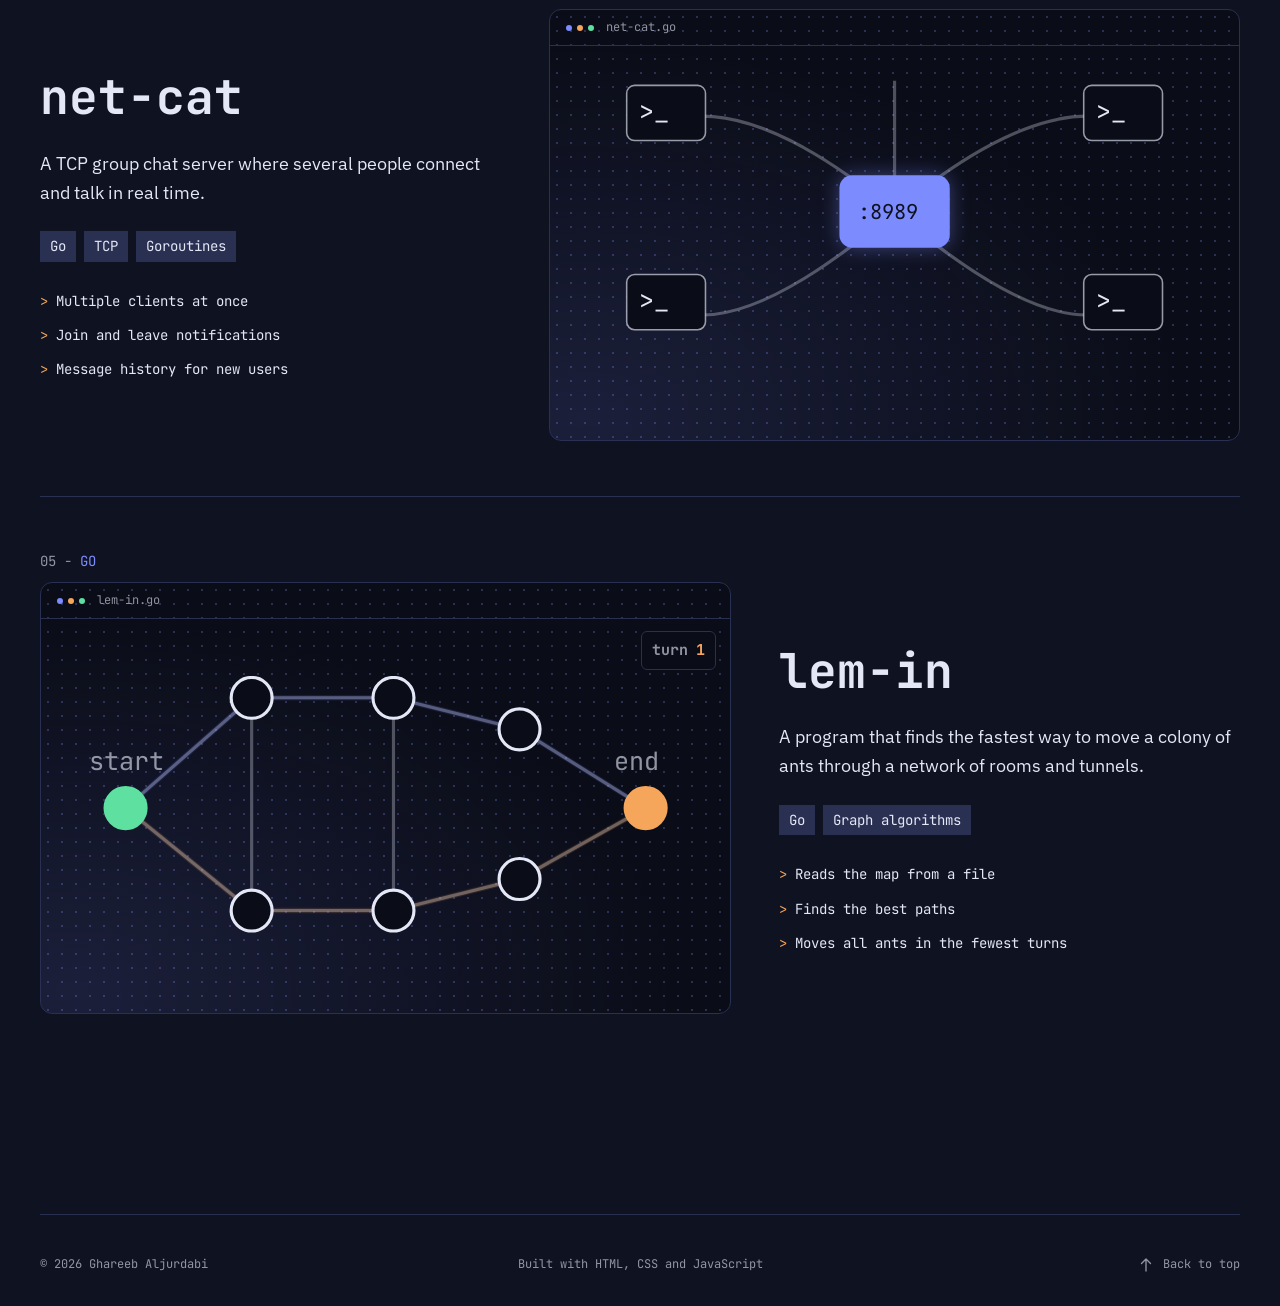
<file: projects/reboot01.html>
<!doctype html>
<html lang="en">
  <head>
    <meta charset="UTF-8" />
    <meta name="viewport" content="width=device-width, initial-scale=1.0, viewport-fit=cover" />
    <meta name="theme-color" content="#0f1220" />
    <title>Ghareeb Aljurdabi | Software Developer</title>
    <meta
      name="description"
      content="Ghareeb Aljurdabi | Software Developer. Computer Science student at the University of Bahrain and a software development trainee at Reboot01."
    />
    <link
      rel="preload"
      href="../fonts/jetbrains-mono.woff2"
      as="font"
      type="font/woff2"
      crossorigin
    />
    <link
      rel="preload"
      href="../fonts/ibm-plex-sans.woff2"
      as="font"
      type="font/woff2"
      crossorigin
    />
    <link rel="stylesheet" href="../css/variables.css" />
    <link rel="stylesheet" href="../css/reset.css" />
    <link rel="stylesheet" href="../css/fonts.css" />
    <link rel="stylesheet" href="../css/layout.css" />
    <link rel="stylesheet" href="../css/buttons.css" />
    <link rel="stylesheet" href="../css/tags.css" />
    <link rel="stylesheet" href="../css/pills.css" />
    <link rel="stylesheet" href="../css/labels.css" />
    <link rel="stylesheet" href="../css/icons.css" />
    <link rel="stylesheet" href="../css/accessibility.css" />
    <link rel="stylesheet" href="../css/navbar.css" />
    <link rel="stylesheet" href="../css/reboot.css" />
    <link rel="stylesheet" href="../css/progress-tracker.css" />
    <link rel="stylesheet" href="../css/project-scenes.css" />
    <link
      rel="stylesheet"
      href="../css/footer.css"
      media="print"
      onload="this.media = 'all'"
    />
    <noscript><link rel="stylesheet" href="../css/footer.css" /></noscript>
    <link rel="stylesheet" href="../css/reveal.css" />
    <link rel="stylesheet" href="../css/progress.css" />
    <link rel="stylesheet" href="../css/hover.css" />
    <link rel="stylesheet" href="../css/transitions.css" />
    <link rel="stylesheet" href="../css/motion.css" />
    <link rel="stylesheet" href="../css/responsive.css" />

    <link rel="icon" type="image/svg+xml" href="../images/favicon.svg" />
  </head>
  <body id="top">
    <a class="skip-link" href="#main-content">Skip to content</a>
    <div class="scroll-progress-track" aria-hidden="true">
      <div class="scroll-progress"></div>
    </div>
    <header class="navbar">
      <nav class="container navbar-content" aria-label="Main navigation">
        <a class="navbar-logo" href="../index.html#home"
          ><img
            src="../images/portrait.jpg"
            width="36"
            height="36"
            alt=""
          />ghareeb.</a
        >
        <div class="navbar-links" id="navbar-links"
          ><a data-section="about" href="../index.html#about">About</a
          ><a data-section="projects" href="../index.html#projects">Projects</a
          ><a data-section="journey" href="../index.html#journey">Journey</a
          ><a data-section="volunteering" href="../index.html#volunteering"
            >Volunteering</a
          ><a data-section="skills" href="../index.html#skills">Skills</a
          ><a data-section="contact" href="../index.html#contact">Contact</a
          ><div class="navbar-mobile-actions"
            ><a class="navbar-download with-icon" href="../cv.pdf"
              ><svg
                class="icon icon-arrow-down"
                width="18"
                height="18"
                viewBox="0 0 24 24"
                fill="none"
                stroke="currentColor"
                stroke-width="1.8"
                stroke-linecap="round"
                stroke-linejoin="round"
                aria-hidden="true"
                focusable="false"
              >
                <path d="M12 3v12m-5-5 5 5 5-5M4 15v5h16v-5" /></svg
              >Download CV</a
            ></div
          ></div
        >
        <div class="navbar-actions"
          ><a class="navbar-download with-icon" href="../cv.pdf"
            ><svg
              class="icon icon-arrow-down"
              width="18"
              height="18"
              viewBox="0 0 24 24"
              fill="none"
              stroke="currentColor"
              stroke-width="1.8"
              stroke-linecap="round"
              stroke-linejoin="round"
              aria-hidden="true"
              focusable="false"
            >
              <path d="M12 3v12m-5-5 5 5 5-5M4 15v5h16v-5" /></svg
            >Download CV</a
          ><a class="navbar-talk" href="../index.html#contact"
            >Let's talk</a
          ></div
        >
        <button
          class="navbar-menu"
          type="button"
          aria-label="Toggle menu"
          aria-expanded="false"
          aria-controls="navbar-links"
          ><span aria-hidden="true"></span><span aria-hidden="true"></span
          ><span aria-hidden="true"></span
        ></button>
      </nav>
    </header>
    <main class="reboot-page" id="main-content" tabindex="-1">
      <section class="reboot-intro">
        <div class="container">
          <a class="reboot-back with-icon" href="../index.html#projects"
            ><svg
              class="icon icon-arrow-left"
              width="18"
              height="18"
              viewBox="0 0 24 24"
              fill="none"
              stroke="currentColor"
              stroke-width="1.8"
              stroke-linecap="round"
              stroke-linejoin="round"
              aria-hidden="true"
              focusable="false"
            >
              <path d="M20 12H4m6-6-6 6 6 6" /></svg
            >Back to projects</a
          >
          <p
            class="reboot-label section-label"
            role="img"
            aria-label="// reboot01"
            ><span class="label-full" aria-hidden="true">// reboot01</span></p
          >
          <h1>Reboot01 Projects.</h1>
          <p class="reboot-summary"
            >The projects I built during the Go phase at Reboot01, from
            command-line tools to a chat server and a web app.</p
          >
          <p class="reboot-note"
            >Source code is hosted on Reboot01&#39;s private Git server and is
            available on request.</p
          >
        </div>
      </section>

      <section class="progress-tracker" aria-labelledby="progress-tracker-heading">
        <div class="container">
          <p class="section-label tracker-label" role="img" aria-label="// progress"><span class="label-full" aria-hidden="true">// progress</span></p>
          <h2 id="progress-tracker-heading">Where I am in the program.</h2>
          <div class="tracker-panels">
            <article class="tracker-panel" aria-labelledby="tracker-go">
              <header class="tracker-header">
                <h3 id="tracker-go">Go</h3>
                <span class="tracker-count" aria-hidden="true"><span data-completed="5">5</span> / 7</span>
              </header>
              <div class="tracker-bar" role="img" aria-label="Go track: 5 of 7 completed">
                <span class="tracker-segment tracker-segment-completed" aria-hidden="true"><span class="tracker-segment-fill"></span></span>
                <span class="tracker-segment tracker-segment-completed" aria-hidden="true"><span class="tracker-segment-fill"></span></span>
                <span class="tracker-segment tracker-segment-completed" aria-hidden="true"><span class="tracker-segment-fill"></span></span>
                <span class="tracker-segment tracker-segment-completed" aria-hidden="true"><span class="tracker-segment-fill"></span></span>
                <span class="tracker-segment tracker-segment-completed" aria-hidden="true"><span class="tracker-segment-fill"></span></span>
                <span class="tracker-segment tracker-segment-in-audit" aria-hidden="true"><span class="tracker-segment-fill"></span></span>
                <span class="tracker-segment tracker-segment-planned" aria-hidden="true"><span class="tracker-segment-fill"></span></span>
              </div>
              <ul class="tracker-items">
                <li class="tracker-item tracker-item-completed">
                  <svg class="tracker-status" width="16" height="16" viewBox="0 0 16 16" aria-hidden="true" focusable="false"><path d="m3 8 3 3 7-7" fill="none" stroke="currentColor" stroke-width="2" stroke-linecap="round" stroke-linejoin="round" /></svg>
                  <div class="tracker-name"><a href="#go-reloaded">Go Reloaded</a><span class="sr-only"> completed</span></div>
                  <time datetime="2026-08-31">31 Aug 2026</time>
                </li>
                <li class="tracker-item tracker-item-completed">
                  <svg class="tracker-status" width="16" height="16" viewBox="0 0 16 16" aria-hidden="true" focusable="false"><path d="m3 8 3 3 7-7" fill="none" stroke="currentColor" stroke-width="2" stroke-linecap="round" stroke-linejoin="round" /></svg>
                  <div class="tracker-name"><span>ASCII Art</span><span class="sr-only"> completed</span></div>
                  <time datetime="2026-09-07">7 Sep 2026</time>
                </li>
                <li class="tracker-item tracker-item-completed">
                  <svg class="tracker-status" width="16" height="16" viewBox="0 0 16 16" aria-hidden="true" focusable="false"><path d="m3 8 3 3 7-7" fill="none" stroke="currentColor" stroke-width="2" stroke-linecap="round" stroke-linejoin="round" /></svg>
                  <div class="tracker-name"><a href="#ascii-art-web">ASCII Art Web</a><span class="sr-only"> completed</span></div>
                  <time datetime="2026-09-16">16 Sep 2026</time>
                </li>
                <li class="tracker-item tracker-item-completed">
                  <svg class="tracker-status" width="16" height="16" viewBox="0 0 16 16" aria-hidden="true" focusable="false"><path d="m3 8 3 3 7-7" fill="none" stroke="currentColor" stroke-width="2" stroke-linecap="round" stroke-linejoin="round" /></svg>
                  <div class="tracker-name"><a href="#groupie-tracker">Groupie Tracker</a><span class="sr-only"> completed</span></div>
                  <time datetime="2026-11-05">5 Nov 2026</time>
                </li>
                <li class="tracker-item tracker-item-completed">
                  <svg class="tracker-status" width="16" height="16" viewBox="0 0 16 16" aria-hidden="true" focusable="false"><path d="m3 8 3 3 7-7" fill="none" stroke="currentColor" stroke-width="2" stroke-linecap="round" stroke-linejoin="round" /></svg>
                  <div class="tracker-name"><a href="#net-cat">Net Cat</a><span class="sr-only"> completed</span></div>
                  <time datetime="2026-11-09">9 Nov 2026</time>
                </li>
                <li class="tracker-item tracker-item-in-audit">
                  <svg class="tracker-status" width="16" height="16" viewBox="0 0 16 16" aria-hidden="true" focusable="false"><circle cx="8" cy="8" r="4" fill="currentColor" /></svg>
                  <div class="tracker-name"><a href="#lem-in">Lem In</a> <span class="tracker-badge">in audit</span></div>
                  <time datetime="2026-12-26">due 26 Dec 2026</time>
                </li>
                <li class="tracker-item tracker-item-planned">
                  <svg class="tracker-status" width="16" height="16" viewBox="0 0 16 16" aria-hidden="true" focusable="false"><rect x="3" y="3" width="10" height="10" rx="1" fill="none" stroke="currentColor" /></svg>
                  <div class="tracker-name"><span>Forum</span><span class="sr-only"> planned</span></div>
                  <time datetime="2027-02-06">due 6 Feb 2027</time>
                </li>
              </ul>
            </article>
            <article class="tracker-panel" aria-labelledby="tracker-javascript">
              <header class="tracker-header">
                <h3 id="tracker-javascript">JavaScript</h3>
                <span class="tracker-count" aria-hidden="true"><span data-completed="0">0</span> / 9</span>
              </header>
              <div class="tracker-bar" role="img" aria-label="JavaScript track: 0 of 9 completed">
                <span class="tracker-segment tracker-segment-in-progress" aria-hidden="true"><span class="tracker-segment-fill"></span></span>
                <span class="tracker-segment tracker-segment-planned" aria-hidden="true"><span class="tracker-segment-fill"></span></span>
                <span class="tracker-segment tracker-segment-planned" aria-hidden="true"><span class="tracker-segment-fill"></span></span>
                <span class="tracker-segment tracker-segment-planned" aria-hidden="true"><span class="tracker-segment-fill"></span></span>
                <span class="tracker-segment tracker-segment-planned" aria-hidden="true"><span class="tracker-segment-fill"></span></span>
                <span class="tracker-segment tracker-segment-planned" aria-hidden="true"><span class="tracker-segment-fill"></span></span>
                <span class="tracker-segment tracker-segment-planned" aria-hidden="true"><span class="tracker-segment-fill"></span></span>
                <span class="tracker-segment tracker-segment-planned" aria-hidden="true"><span class="tracker-segment-fill"></span></span>
                <span class="tracker-segment tracker-segment-planned" aria-hidden="true"><span class="tracker-segment-fill"></span></span>
              </div>
              <ul class="tracker-items">
                <li class="tracker-item tracker-item-in-progress">
                  <svg class="tracker-status" width="16" height="16" viewBox="0 0 16 16" aria-hidden="true" focusable="false"><circle cx="8" cy="8" r="4" fill="currentColor" /></svg>
                  <div class="tracker-name"><span>JavaScript Piscine</span> <span class="tracker-badge">in progress</span></div>
                  <time datetime="2027-03-06">due 6 Mar 2027</time>
                </li>
                <li class="tracker-item tracker-item-planned">
                  <svg class="tracker-status" width="16" height="16" viewBox="0 0 16 16" aria-hidden="true" focusable="false"><rect x="3" y="3" width="10" height="10" rx="1" fill="none" stroke="currentColor" /></svg>
                  <div class="tracker-name"><span>Make Your Game</span><span class="sr-only"> planned</span></div>
                  <time datetime="2027-04-03">due 3 Apr 2027</time>
                </li>
                <li class="tracker-item tracker-item-planned">
                  <svg class="tracker-status" width="16" height="16" viewBox="0 0 16 16" aria-hidden="true" focusable="false"><rect x="3" y="3" width="10" height="10" rx="1" fill="none" stroke="currentColor" /></svg>
                  <div class="tracker-name"><span>Real Time Forum</span><span class="sr-only"> planned</span></div>
                  <time datetime="2027-05-08">due 8 May 2027</time>
                </li>
                <li class="tracker-item tracker-item-planned">
                  <svg class="tracker-status" width="16" height="16" viewBox="0 0 16 16" aria-hidden="true" focusable="false"><rect x="3" y="3" width="10" height="10" rx="1" fill="none" stroke="currentColor" /></svg>
                  <div class="tracker-name"><span>Typing In Progress</span><span class="sr-only"> planned</span></div>
                  <time datetime="2027-05-15">due 15 May 2027</time>
                </li>
                <li class="tracker-item tracker-item-planned">
                  <svg class="tracker-status" width="16" height="16" viewBox="0 0 16 16" aria-hidden="true" focusable="false"><rect x="3" y="3" width="10" height="10" rx="1" fill="none" stroke="currentColor" /></svg>
                  <div class="tracker-name"><span>GraphQL</span><span class="sr-only"> planned</span></div>
                  <time datetime="2027-06-05">due 5 Jun 2027</time>
                </li>
                <li class="tracker-item tracker-item-planned">
                  <svg class="tracker-status" width="16" height="16" viewBox="0 0 16 16" aria-hidden="true" focusable="false"><rect x="3" y="3" width="10" height="10" rx="1" fill="none" stroke="currentColor" /></svg>
                  <div class="tracker-name"><span>Social Network</span><span class="sr-only"> planned</span></div>
                  <time datetime="2027-07-17">due 17 Jul 2027</time>
                </li>
                <li class="tracker-item tracker-item-planned">
                  <svg class="tracker-status" width="16" height="16" viewBox="0 0 16 16" aria-hidden="true" focusable="false"><rect x="3" y="3" width="10" height="10" rx="1" fill="none" stroke="currentColor" /></svg>
                  <div class="tracker-name"><span>Mini Framework</span><span class="sr-only"> planned</span></div>
                  <time datetime="2027-08-14">due 14 Aug 2027</time>
                </li>
                <li class="tracker-item tracker-item-planned">
                  <svg class="tracker-status" width="16" height="16" viewBox="0 0 16 16" aria-hidden="true" focusable="false"><rect x="3" y="3" width="10" height="10" rx="1" fill="none" stroke="currentColor" /></svg>
                  <div class="tracker-name"><span>Bomberman DOM</span><span class="sr-only"> planned</span></div>
                  <time datetime="2027-08-28">due 28 Aug 2027</time>
                </li>
                <li class="tracker-item tracker-item-planned">
                  <svg class="tracker-status" width="16" height="16" viewBox="0 0 16 16" aria-hidden="true" focusable="false"><rect x="3" y="3" width="10" height="10" rx="1" fill="none" stroke="currentColor" /></svg>
                  <div class="tracker-name"><span>Guidely</span><span class="sr-only"> planned</span></div>
                  <time datetime="2027-09-11">due 11 Sep 2027</time>
                </li>
              </ul>
            </article>
            <article class="tracker-panel" aria-labelledby="tracker-rust">
              <header class="tracker-header">
                <h3 id="tracker-rust">Rust</h3>
                <span class="tracker-count" aria-hidden="true"><span data-completed="0">0</span> / 7</span>
              </header>
              <div class="tracker-bar" role="img" aria-label="Rust track: 0 of 7 completed">
                <span class="tracker-segment tracker-segment-planned" aria-hidden="true"><span class="tracker-segment-fill"></span></span>
                <span class="tracker-segment tracker-segment-planned" aria-hidden="true"><span class="tracker-segment-fill"></span></span>
                <span class="tracker-segment tracker-segment-planned" aria-hidden="true"><span class="tracker-segment-fill"></span></span>
                <span class="tracker-segment tracker-segment-planned" aria-hidden="true"><span class="tracker-segment-fill"></span></span>
                <span class="tracker-segment tracker-segment-planned" aria-hidden="true"><span class="tracker-segment-fill"></span></span>
                <span class="tracker-segment tracker-segment-planned" aria-hidden="true"><span class="tracker-segment-fill"></span></span>
                <span class="tracker-segment tracker-segment-planned" aria-hidden="true"><span class="tracker-segment-fill"></span></span>
              </div>
              <ul class="tracker-items">
                <li class="tracker-item tracker-item-planned">
                  <svg class="tracker-status" width="16" height="16" viewBox="0 0 16 16" aria-hidden="true" focusable="false"><rect x="3" y="3" width="10" height="10" rx="1" fill="none" stroke="currentColor" /></svg>
                  <div class="tracker-name"><span>Rust Piscine</span><span class="sr-only"> planned</span></div>
                  <time datetime="2027-10-09">due 9 Oct 2027</time>
                </li>
                <li class="tracker-item tracker-item-planned">
                  <svg class="tracker-status" width="16" height="16" viewBox="0 0 16 16" aria-hidden="true" focusable="false"><rect x="3" y="3" width="10" height="10" rx="1" fill="none" stroke="currentColor" /></svg>
                  <div class="tracker-name"><span>Smart Road</span><span class="sr-only"> planned</span></div>
                  <time datetime="2027-11-06">due 6 Nov 2027</time>
                </li>
                <li class="tracker-item tracker-item-planned">
                  <svg class="tracker-status" width="16" height="16" viewBox="0 0 16 16" aria-hidden="true" focusable="false"><rect x="3" y="3" width="10" height="10" rx="1" fill="none" stroke="currentColor" /></svg>
                  <div class="tracker-name"><span>Filler</span><span class="sr-only"> planned</span></div>
                  <time datetime="2027-11-27">due 27 Nov 2027</time>
                </li>
                <li class="tracker-item tracker-item-planned">
                  <svg class="tracker-status" width="16" height="16" viewBox="0 0 16 16" aria-hidden="true" focusable="false"><rect x="3" y="3" width="10" height="10" rx="1" fill="none" stroke="currentColor" /></svg>
                  <div class="tracker-name"><span>RT</span><span class="sr-only"> planned</span></div>
                  <time datetime="2028-01-01">due 1 Jan 2028</time>
                </li>
                <li class="tracker-item tracker-item-planned">
                  <svg class="tracker-status" width="16" height="16" viewBox="0 0 16 16" aria-hidden="true" focusable="false"><rect x="3" y="3" width="10" height="10" rx="1" fill="none" stroke="currentColor" /></svg>
                  <div class="tracker-name"><span>Localhost</span><span class="sr-only"> planned</span></div>
                  <time datetime="2028-01-29">due 29 Jan 2028</time>
                </li>
                <li class="tracker-item tracker-item-planned">
                  <svg class="tracker-status" width="16" height="16" viewBox="0 0 16 16" aria-hidden="true" focusable="false"><rect x="3" y="3" width="10" height="10" rx="1" fill="none" stroke="currentColor" /></svg>
                  <div class="tracker-name"><span>Multiplayer FPS</span><span class="sr-only"> planned</span></div>
                  <time datetime="2028-03-04">due 4 Mar 2028</time>
                </li>
                <li class="tracker-item tracker-item-planned">
                  <svg class="tracker-status" width="16" height="16" viewBox="0 0 16 16" aria-hidden="true" focusable="false"><rect x="3" y="3" width="10" height="10" rx="1" fill="none" stroke="currentColor" /></svg>
                  <div class="tracker-name"><span>0 Shell</span><span class="sr-only"> planned</span></div>
                  <time datetime="2028-03-18">due 18 Mar 2028</time>
                </li>
              </ul>
            </article>
          </div>
        </div>
      </section>

      <div class="reboot-list">
        <div class="container">
          <article class="reboot-project" id="go-reloaded">
            <div class="reboot-visual">
              <p class="reboot-number">01 - <span class="reboot-track">Go</span></p>
              <div
                class="project-scene"
                data-scene="go-reloaded"
                aria-hidden="true"
                ><div class="scene-bar"
                  ><span class="scene-dots"><i></i><i></i><i></i></span
                  >go-reloaded.go</div
                ><div class="scene-stage"
                  ><svg
                    viewBox="0 0 400 250"
                    width="400"
                    height="250"
                    aria-hidden="true"
                  >
                    <rect
                      x="40"
                      y="25"
                      width="320"
                      height="200"
                      rx="8"
                      class="demo-paper"
                    />
                    <text
                      x="60"
                      y="76"
                      class="demo-muted scene-animate"
                      style="--motion: wrong-0"
                    >1E (hex)</text>
                    <text
                      x="60"
                      y="76"
                      class="demo-correct scene-animate"
                      style="--motion: correct-0"
                    >30</text>
                    <g
                      class="demo-chip scene-animate"
                      style="--motion: correct-0; --delay: 0s"
                    >
                      <rect x="250" y="56" width="90" height="28" rx="6" />
                      <text x="260" y="76">hex</text>
                    </g>
                    <text
                      x="60"
                      y="133"
                      class="demo-muted scene-animate"
                      style="--motion: wrong-1"
                    >hello (cap)</text>
                    <text
                      x="60"
                      y="133"
                      class="demo-correct scene-animate"
                      style="--motion: correct-1"
                    >Hello</text>
                    <g
                      class="demo-chip scene-animate"
                      style="--motion: correct-1; --delay: 0s"
                    >
                      <rect x="250" y="113" width="90" height="28" rx="6" />
                      <text x="260" y="133">cap</text>
                    </g>
                    <text
                      x="60"
                      y="190"
                      class="demo-muted scene-animate"
                      style="--motion: wrong-2"
                    >a apple</text>
                    <text
                      x="60"
                      y="190"
                      class="demo-correct scene-animate"
                      style="--motion: correct-2"
                    >an apple</text>
                    <g
                      class="demo-chip scene-animate"
                      style="--motion: correct-2; --delay: 0s"
                    >
                      <rect x="250" y="170" width="90" height="28" rx="6" />
                      <text x="260" y="190">a -&gt; an</text>
                    </g>
                    <rect
                      x="48"
                      y="46"
                      width="304"
                      height="2"
                      class="demo-scan scene-animate"
                      style="--motion: scan; --delay: 0s"
                    /></svg></div
              ></div>
            </div>
            <div class="reboot-copy">
              <h2>go-reloaded</h2>
              <p class="reboot-description"
                >A command-line tool that edits and auto-corrects text files.</p
              >
              <ul class="reboot-tech">
                <li>Go</li>
                <li>CLI</li>
              </ul>
              <ul class="reboot-features">
                <li
                  ><span aria-hidden="true">&gt;</span> Converts hex and binary
                  numbers</li
                >
                <li
                  ><span aria-hidden="true">&gt;</span> Fixes letter case and
                  punctuation</li
                >
                <li
                  ><span aria-hidden="true">&gt;</span> Reads and writes
                  files</li
                >
              </ul>
            </div>
          </article>
          <article class="reboot-project" id="ascii-art-web">
            <div class="reboot-visual">
              <p class="reboot-number">02 - <span class="reboot-track">Go</span></p>
              <div
                class="project-scene"
                data-scene="ascii-art-web"
                aria-hidden="true"
                ><div class="scene-bar"
                  ><span class="scene-dots"><i></i><i></i><i></i></span
                  >ascii-art-web.go</div
                ><div class="scene-stage"
                  ><svg
                    viewBox="0 0 400 250"
                    width="400"
                    height="250"
                    aria-hidden="true"
                  >
                    <rect
                      x="25"
                      y="22"
                      width="350"
                      height="205"
                      rx="9"
                      class="demo-paper"
                    />
                    <rect
                      x="43"
                      y="40"
                      width="220"
                      height="30"
                      rx="5"
                      class="demo-input"
                    />
                    <text
                      x="55"
                      y="61"
                      class="demo-text scene-animate"
                      style="--motion: letter-0"
                    >H</text>
                    <text
                      x="66"
                      y="61"
                      class="demo-text scene-animate"
                      style="--motion: letter-1"
                    >e</text>
                    <text
                      x="77"
                      y="61"
                      class="demo-text scene-animate"
                      style="--motion: letter-2"
                    >l</text>
                    <text
                      x="88"
                      y="61"
                      class="demo-text scene-animate"
                      style="--motion: letter-3"
                    >l</text>
                    <text
                      x="99"
                      y="61"
                      class="demo-text scene-animate"
                      style="--motion: letter-4"
                    >o</text>
                    <g
                      class="demo-submit scene-animate"
                      style="--motion: press; --delay: 0s"
                    >
                      <rect x="280" y="40" width="76" height="30" rx="5" />
                      <text x="292" y="60" class="demo-on-accent">Go</text>
                    </g>
                    <defs>
                      <linearGradient id="ascii-colors">
                        <stop stop-color="var(--accent)" />
                        <stop offset="1" stop-color="var(--accent-light)" />
                      </linearGradient>
                    </defs>
                    <g
                      class="ascii-style scene-animate"
                      style="--motion: ascii-style-standard"
                    >
                      <text x="52" y="98" class="demo-ascii"># # ### #   #    ## </text>
                      <text x="52" y="115" class="demo-ascii"># # #   #   #   #  #</text>
                      <text x="52" y="132" class="demo-ascii">### ##  #   #   #  #</text>
                      <text x="52" y="149" class="demo-ascii"># # #   #   #   #  #</text>
                      <text x="52" y="166" class="demo-ascii"># # ### ### ###  ## </text>
                    </g>
                    <g
                      class="ascii-style ascii-shadow scene-animate"
                      style="--motion: ascii-style-shadow"
                    >
                      <text x="52" y="98" class="demo-ascii"># # ### #   #    ## </text>
                      <text x="52" y="115" class="demo-ascii"># # #   #   #   #  #</text>
                      <text x="52" y="132" class="demo-ascii">### ##  #   #   #  #</text>
                      <text x="52" y="149" class="demo-ascii"># # #   #   #   #  #</text>
                      <text x="52" y="166" class="demo-ascii"># # ### ### ###  ## </text>
                    </g>
                    <g
                      class="ascii-style ascii-thinkertoy scene-animate"
                      style="--motion: ascii-style-thinkertoy"
                    >
                      <text x="52" y="98" class="demo-ascii">o o ooo o   o    oo </text>
                      <text x="52" y="115" class="demo-ascii">o o o   o   o   o  o</text>
                      <text x="52" y="132" class="demo-ascii">ooo oo  o   o   o  o</text>
                      <text x="52" y="149" class="demo-ascii">o o o   o   o   o  o</text>
                      <text x="52" y="166" class="demo-ascii">o o ooo ooo ooo  oo </text>
                    </g>
                    <g
                      class="demo-banner scene-animate"
                      style="--motion: banner-0; --delay: 0s"
                    >
                      <rect x="45" y="195" width="94" height="23" rx="5" />
                      <text x="52" y="211">standard</text>
                    </g>
                    <g
                      class="demo-banner scene-animate"
                      style="--motion: banner-1; --delay: 0s"
                    >
                      <rect x="149" y="195" width="94" height="23" rx="5" />
                      <text x="156" y="211">shadow</text>
                    </g>
                    <g
                      class="demo-banner scene-animate"
                      style="--motion: banner-2; --delay: 0s"
                    >
                      <rect x="253" y="195" width="94" height="23" rx="5" />
                      <text x="260" y="211">thinkertoy</text>
                    </g>
                  </svg></div
                ></div
              >
            </div>
            <div class="reboot-copy">
              <h2>ascii-art-web</h2>
              <p class="reboot-description"
                >A web app that turns text into ASCII art and lets users choose
                a banner style.</p
              >
              <ul class="reboot-tech">
                <li>Go</li>
                <li>HTML</li>
                <li>CSS</li>
                <li>HTTP</li>
              </ul>
              <ul class="reboot-features">
                <li><span aria-hidden="true">&gt;</span> Go web server</li>
                <li
                  ><span aria-hidden="true">&gt;</span> Several banner
                  styles</li
                >
                <li
                  ><span aria-hidden="true">&gt;</span> Form input and error
                  pages</li
                >
              </ul>
            </div>
          </article>
          <article class="reboot-project" id="groupie-tracker">
            <div class="reboot-visual">
              <p class="reboot-number">03 - <span class="reboot-track">Go</span></p>
              <div
                class="project-scene"
                data-scene="groupie-tracker"
                aria-hidden="true"
                ><div class="scene-bar"
                  ><span class="scene-dots"><i></i><i></i><i></i></span
                  >groupie-tracker.go</div
                ><div class="scene-stage"
                  ><svg
                    viewBox="0 0 400 250"
                    width="400"
                    height="250"
                    aria-hidden="true"
                  >
                    <rect
                      x="18"
                      y="20"
                      width="364"
                      height="210"
                      rx="9"
                      class="demo-paper"
                    />
                    <g class="demo-artist">
                      <rect x="32" y="40" width="42" height="56" rx="5" />
                      <rect
                        x="40"
                        y="52"
                        width="5"
                        height="32"
                        class="demo-bars scene-animate"
                        style="--motion: equalize; --delay: 0s"
                      />
                      <rect
                        x="50"
                        y="56"
                        width="5"
                        height="28"
                        class="demo-bars scene-animate"
                        style="--motion: equalize; --delay: -0.6s"
                      />
                      <rect
                        x="60"
                        y="60"
                        width="5"
                        height="24"
                        class="demo-bars scene-animate"
                        style="--motion: equalize; --delay: -1.2s"
                      />
                    </g>
                    <g
                      class="demo-artist scene-animate"
                      style="--motion: artist-select; --delay: 0s"
                    >
                      <rect x="82" y="40" width="42" height="56" rx="5" />
                      <rect
                        x="90"
                        y="52"
                        width="5"
                        height="32"
                        class="demo-bars scene-animate"
                        style="--motion: equalize; --delay: -0.1s"
                      />
                      <rect
                        x="100"
                        y="56"
                        width="5"
                        height="28"
                        class="demo-bars scene-animate"
                        style="--motion: equalize; --delay: -0.7s"
                      />
                      <rect
                        x="110"
                        y="60"
                        width="5"
                        height="24"
                        class="demo-bars scene-animate"
                        style="--motion: equalize; --delay: -1.3s"
                      />
                    </g>
                    <g class="demo-artist">
                      <rect x="132" y="40" width="42" height="56" rx="5" />
                      <rect
                        x="140"
                        y="52"
                        width="5"
                        height="32"
                        class="demo-bars scene-animate"
                        style="--motion: equalize; --delay: -0.2s"
                      />
                      <rect
                        x="150"
                        y="56"
                        width="5"
                        height="28"
                        class="demo-bars scene-animate"
                        style="--motion: equalize; --delay: -0.8s"
                      />
                      <rect
                        x="160"
                        y="60"
                        width="5"
                        height="24"
                        class="demo-bars scene-animate"
                        style="--motion: equalize; --delay: -1.4s"
                      />
                    </g>
                    <g class="demo-artist">
                      <rect x="32" y="112" width="42" height="56" rx="5" />
                      <rect
                        x="40"
                        y="124"
                        width="5"
                        height="32"
                        class="demo-bars scene-animate"
                        style="--motion: equalize; --delay: -0.30000000000000004s"
                      />
                      <rect
                        x="50"
                        y="128"
                        width="5"
                        height="28"
                        class="demo-bars scene-animate"
                        style="--motion: equalize; --delay: -0.9s"
                      />
                      <rect
                        x="60"
                        y="132"
                        width="5"
                        height="24"
                        class="demo-bars scene-animate"
                        style="--motion: equalize; --delay: -1.5s"
                      />
                    </g>
                    <g class="demo-artist">
                      <rect x="82" y="112" width="42" height="56" rx="5" />
                      <rect
                        x="90"
                        y="124"
                        width="5"
                        height="32"
                        class="demo-bars scene-animate"
                        style="--motion: equalize; --delay: -0.4s"
                      />
                      <rect
                        x="100"
                        y="128"
                        width="5"
                        height="28"
                        class="demo-bars scene-animate"
                        style="--motion: equalize; --delay: -1s"
                      />
                      <rect
                        x="110"
                        y="132"
                        width="5"
                        height="24"
                        class="demo-bars scene-animate"
                        style="--motion: equalize; --delay: -1.6s"
                      />
                    </g>
                    <g class="demo-artist">
                      <rect x="132" y="112" width="42" height="56" rx="5" />
                      <rect
                        x="140"
                        y="124"
                        width="5"
                        height="32"
                        class="demo-bars scene-animate"
                        style="--motion: equalize; --delay: -0.5s"
                      />
                      <rect
                        x="150"
                        y="128"
                        width="5"
                        height="28"
                        class="demo-bars scene-animate"
                        style="--motion: equalize; --delay: -1.1s"
                      />
                      <rect
                        x="160"
                        y="132"
                        width="5"
                        height="24"
                        class="demo-bars scene-animate"
                        style="--motion: equalize; --delay: -1.7s"
                      />
                    </g>
                    <g
                      class="demo-map scene-animate"
                      style="--motion: map-in; --delay: 0s"
                    >
                      <path
                        d="M205 45 245 35 280 55 352 40 360 190 310 205 260 180 205 200Z"
                        class="demo-map-land"
                      />
                      <defs>
                        <mask id="route-reveal" style="mask-type: alpha">
                          <path
                            d="M225 160Q240 70 280 100T340 65"
                            pathLength="1"
                            class="demo-route-mask"
                          />
                        </mask>
                      </defs>
                      <g mask="url(#route-reveal)">
                        <path
                          d="M225 160Q240 70 280 100T340 65"
                          class="demo-route"
                        />
                      </g>
                      <g
                        class="demo-pin scene-animate"
                        style="--motion: pin-0; --delay: 0s"
                      >
                        <path
                          d="M-8 0a8 8 0 1 1 16 0c0 8-8 15-8 15S-8 8-8 0Z"
                          transform="translate(225,160)"
                        />
                        <text x="215" y="190">2026</text>
                      </g>
                      <g
                        class="demo-pin scene-animate"
                        style="--motion: pin-1; --delay: 0s"
                      >
                        <path
                          d="M-8 0a8 8 0 1 1 16 0c0 8-8 15-8 15S-8 8-8 0Z"
                          transform="translate(280,100)"
                        />
                        <text x="270" y="130">2027</text>
                      </g>
                      <g
                        class="demo-pin scene-animate"
                        style="--motion: pin-2; --delay: 0s"
                      >
                        <path
                          d="M-8 0a8 8 0 1 1 16 0c0 8-8 15-8 15S-8 8-8 0Z"
                          transform="translate(340,65)"
                        />
                        <text x="330" y="95">2028</text>
                      </g>
                    </g>
                  </svg></div
                ></div
              >
            </div>
            <div class="reboot-copy">
              <h2>groupie-tracker</h2>
              <p class="reboot-description"
                >A website that reads data from an API and shows bands, their
                concert dates and locations.</p
              >
              <ul class="reboot-tech">
                <li>Go</li>
                <li>HTML</li>
                <li>CSS</li>
                <li>REST API</li>
              </ul>
              <ul class="reboot-features">
                <li><span aria-hidden="true">&gt;</span> Go web server</li>
                <li
                  ><span aria-hidden="true">&gt;</span> Data from an external
                  API</li
                >
                <li
                  ><span aria-hidden="true">&gt;</span> Artist pages with dates
                  and locations</li
                >
              </ul>
            </div>
          </article>
          <article class="reboot-project" id="net-cat">
            <div class="reboot-visual">
              <p class="reboot-number">04 - <span class="reboot-track">Go</span></p>
              <div class="project-scene" data-scene="net-cat" aria-hidden="true"
                ><div class="scene-bar"
                  ><span class="scene-dots"><i></i><i></i><i></i></span
                  >net-cat.go</div
                ><div class="scene-stage"
                  ><svg
                    viewBox="0 0 400 250"
                    width="400"
                    height="250"
                    aria-hidden="true"
                  >
                    <path
                      d="M55 48Q110 30 200 105M345 48Q290 30 200 105M55 165Q100 190 200 105M345 165Q300 190 200 105M200 22V105"
                      class="demo-connection"
                    />
                    <rect
                      x="30"
                      y="25"
                      width="50"
                      height="35"
                      rx="5"
                      class="demo-terminal"
                    />
                    <text x="38" y="47" class="demo-text">&gt;_</text>
                    <rect
                      x="320"
                      y="25"
                      width="50"
                      height="35"
                      rx="5"
                      class="demo-terminal"
                    />
                    <text x="328" y="47" class="demo-text">&gt;_</text>
                    <rect
                      x="30"
                      y="145"
                      width="50"
                      height="35"
                      rx="5"
                      class="demo-terminal"
                    />
                    <text x="38" y="167" class="demo-text">&gt;_</text>
                    <rect
                      x="320"
                      y="145"
                      width="50"
                      height="35"
                      rx="5"
                      class="demo-terminal"
                    />
                    <text x="328" y="167" class="demo-text">&gt;_</text>
                    <g
                      class="demo-fifth scene-animate"
                      style="--motion: join-client; --delay: 0s"
                    >
                      <rect
                        x="175"
                        y="6"
                        width="50"
                        height="28"
                        rx="5"
                        class="demo-terminal"
                      />
                      <text x="185" y="25" class="demo-text">&gt;_</text>
                    </g>
                    <circle
                      cx="200"
                      cy="105"
                      r="30"
                      class="demo-server-ring scene-animate"
                      style="--motion: server-ring; --delay: 0s"
                    />
                    <rect
                      x="165"
                      y="82"
                      width="70"
                      height="46"
                      rx="8"
                      class="demo-server"
                    />
                    <text x="177" y="110" class="demo-on-accent">:8989</text>
                    <circle
                      cx="55"
                      cy="48"
                      r="4"
                      class="demo-packet scene-animate"
                      style="--motion: packet-in; --delay: 0s"
                    />
                    <circle
                      cx="200"
                      cy="105"
                      r="4"
                      class="demo-packet scene-animate"
                      style="--motion: packet-out-0; --delay: 0s"
                    />
                    <circle
                      cx="200"
                      cy="105"
                      r="4"
                      class="demo-packet scene-animate"
                      style="--motion: packet-out-1; --delay: 0s"
                    />
                    <circle
                      cx="200"
                      cy="105"
                      r="4"
                      class="demo-packet scene-animate"
                      style="--motion: packet-out-2; --delay: 0s"
                    />
                    <text
                      x="74"
                      y="202"
                      class="demo-log scene-animate"
                      style="--motion: log-0"
                    >[12:01][sara]: hi</text>
                    <text
                      x="74"
                      y="219"
                      class="demo-log scene-animate"
                      style="--motion: log-1"
                    >[12:02][omar]: hello</text>
                    <text
                      x="74"
                      y="236"
                      class="demo-log scene-animate"
                      style="--motion: log-2"
                    >ali has joined the chat...</text>
                  </svg></div
                ></div
              >
            </div>
            <div class="reboot-copy">
              <h2>net-cat</h2>
              <p class="reboot-description"
                >A TCP group chat server where several people connect and talk
                in real time.</p
              >
              <ul class="reboot-tech">
                <li>Go</li>
                <li>TCP</li>
                <li>Goroutines</li>
              </ul>
              <ul class="reboot-features">
                <li
                  ><span aria-hidden="true">&gt;</span> Multiple clients at
                  once</li
                >
                <li
                  ><span aria-hidden="true">&gt;</span> Join and leave
                  notifications</li
                >
                <li
                  ><span aria-hidden="true">&gt;</span> Message history for new
                  users</li
                >
              </ul>
            </div>
          </article>
          <article class="reboot-project" id="lem-in">
            <div class="reboot-visual">
              <p class="reboot-number">05 - <span class="reboot-track">Go</span></p>
              <div class="project-scene" data-scene="lem-in" aria-hidden="true"
                ><div class="scene-bar"
                  ><span class="scene-dots"><i></i><i></i><i></i></span
                  >lem-in.go</div
                ><div class="scene-stage"
                  ><svg
                    viewBox="0 0 400 250"
                    width="400"
                    height="250"
                    aria-hidden="true"
                  >
                    <path
                      d="M35 120 115 50 205 50 285 70 365 120 M35 120 115 185 205 185 285 165 365 120 M115 50 115 185M205 50 205 185"
                      class="demo-tunnels"
                    />
                    <path
                      d="M35 120 115 50 205 50 285 70 365 120"
                      class="demo-path-upper scene-animate"
                      style="--motion: path-light; --delay: 0s"
                    />
                    <path
                      d="M35 120 115 185 205 185 285 165 365 120"
                      class="demo-path-lower scene-animate"
                      style="--motion: path-light; --delay: 0.3s"
                    />
                    <circle
                      cx="35"
                      cy="120"
                      r="13"
                      class="demo-room room-start"
                    />
                    <circle cx="115" cy="50" r="13" class="demo-room" />
                    <circle cx="205" cy="50" r="13" class="demo-room" />
                    <circle cx="285" cy="70" r="13" class="demo-room" />
                    <circle cx="115" cy="185" r="13" class="demo-room" />
                    <circle cx="205" cy="185" r="13" class="demo-room" />
                    <circle cx="285" cy="165" r="13" class="demo-room" />
                    <circle cx="365" cy="120" r="13" class="demo-room room-end" />
                    <text x="12" y="96" class="demo-muted">start</text>
                    <text x="345" y="96" class="demo-muted">end</text>
                    <g
                      class="demo-ant scene-animate"
                      style="--motion: ant-0; --delay: 0s"
                    >
                      <path d="M-8 0H-2" class="demo-ant-trail" />
                      <circle r="3.5" />
                    </g>
                    <g
                      class="demo-ant scene-animate"
                      style="--motion: ant-1; --delay: 0s"
                    >
                      <path d="M-8 0H-2" class="demo-ant-trail" />
                      <circle r="3.5" />
                    </g>
                    <g
                      class="demo-ant scene-animate"
                      style="--motion: ant-2; --delay: 0s"
                    >
                      <path d="M-8 0H-2" class="demo-ant-trail" />
                      <circle r="3.5" />
                    </g>
                    <g
                      class="demo-ant scene-animate"
                      style="--motion: ant-3; --delay: 0s"
                    >
                      <path d="M-8 0H-2" class="demo-ant-trail" />
                      <circle r="3.5" />
                    </g>
                    <g
                      class="demo-ant scene-animate"
                      style="--motion: ant-4; --delay: 0s"
                    >
                      <path d="M-8 0H-2" class="demo-ant-trail" />
                      <circle r="3.5" />
                    </g>
                    <text
                      x="285"
                      y="28"
                      class="demo-turn scene-animate"
                      style="--motion: turn-1"
                    >turn 1</text>
                    <text
                      x="285"
                      y="28"
                      class="demo-turn scene-animate"
                      style="--motion: turn-2"
                    >turn 2</text>
                    <text
                      x="285"
                      y="28"
                      class="demo-turn scene-animate"
                      style="--motion: turn-3"
                    >turn 3</text>
                    <text
                      x="285"
                      y="28"
                      class="demo-turn scene-animate"
                      style="--motion: turn-4"
                    >turn 4</text>
                    <text
                      x="285"
                      y="28"
                      class="demo-turn scene-animate"
                      style="--motion: turn-5"
                    >turn 5</text>
                    <text
                      x="285"
                      y="28"
                      class="demo-turn scene-animate"
                      style="--motion: turn-6"
                    >turn 6</text>
                    <text
                      x="285"
                      y="28"
                      class="demo-turn scene-animate"
                      style="--motion: turn-7"
                    >turn 7</text>
                    <text
                      x="285"
                      y="28"
                      class="demo-turn scene-animate"
                      style="--motion: turn-8"
                    >turn 8</text>
                  </svg></div
                ></div
              >
            </div>
            <div class="reboot-copy">
              <h2>lem-in</h2>
              <p class="reboot-description"
                >A program that finds the fastest way to move a colony of ants
                through a network of rooms and tunnels.</p
              >
              <ul class="reboot-tech">
                <li>Go</li>
                <li>Graph algorithms</li>
              </ul>
              <ul class="reboot-features">
                <li
                  ><span aria-hidden="true">&gt;</span> Reads the map from a
                  file</li
                >
                <li
                  ><span aria-hidden="true">&gt;</span> Finds the best paths</li
                >
                <li
                  ><span aria-hidden="true">&gt;</span> Moves all ants in the
                  fewest turns</li
                >
              </ul>
            </div>
          </article>
        </div>
      </div>
    </main>
    <footer class="footer">
      <div class="container footer-content">
        <p>© 2026 Ghareeb Aljurdabi</p>
        <p>Built with HTML, CSS and JavaScript</p>
        <a href="#top" class="with-icon"
          ><svg
            class="icon icon-arrow-up"
            width="18"
            height="18"
            viewBox="0 0 24 24"
            fill="none"
            stroke="currentColor"
            stroke-width="1.8"
            stroke-linecap="round"
            stroke-linejoin="round"
            aria-hidden="true"
            focusable="false"
          >
            <path d="M12 20V4m-6 6 6-6 6 6" /></svg
          >Back to top</a
        >
      </div>
    </footer>
    <script defer src="../js/navbar.js"></script>
    <script defer src="../js/reveal.js"></script>
    <script defer src="../js/progress.js"></script>
    <script defer src="../js/active-link.js"></script>
    <script defer src="../js/label-typing.js"></script>
    <script defer src="../js/project-scenes.js"></script>
    <script defer src="../js/progress-tracker.js"></script>
  </body>
</html>
</file>
<file: css/variables.css>
:root {
  --safe-top: env(safe-area-inset-top, 0px);
  --safe-left: env(safe-area-inset-left, 0px);
  --safe-right: env(safe-area-inset-right, 0px);
  --font-heading: "JetBrains Mono", "Mono Fallback", monospace;
  --font-body: "IBM Plex Sans", "Body Fallback", sans-serif;
  --font-mono: "JetBrains Mono", "Mono Fallback", monospace;
  --light-bg: #e9ebf7;
  --dark-text: #0f1220;
  --bg: #0f1220;
  --text: #e4e7f5;
  --muted: rgba(228, 231, 245, 0.62);
  --soft: rgba(228, 231, 245, 0.14);
  --available: #5ee0a0;
  --accent: #7c8cff;
  --accent-light: #f5a65b;
  --editor-bg: #0a0c17;
  --card: #1b1f3a;
  --tag: #2a3052;
  --on-accent: #0f1220;
  --accent-hover: #98a5ff;
  --size-negative-4px: -4px;
  --time-0-25s: 0.25s;
  --time-0-35s: 0.35s;
  --size-0-3em: 0.3em;
  --time-0-3s: 0.3s;
  --size-0-6em: 0.6em;
  --size-0-875rem: 0.875rem;
  --time-0-6s: 0.6s;
  --time-0s: 0s;
  --size-1-6em: 1.6em;
  --size-1-125rem: 1.125rem;
  --size-10px: 10px;
  --size-115px: 115px;
  --size-120px: 120px;
  --size-12px: 12px;
  --size-13px: 13px;
  --size-145px: 145px;
  --size-14px: 14px;
  --size-160px: 160px;
  --size-165px: 165px;
  --size-16px: 16px;
  --size-185px: 185px;
  --size-192px: 192px;
  --size-18px: 18px;
  --size-1ch: 1ch;
  --size-1em: 1em;
  --size-1px: 1px;
  --time-1s: 1s;
  --size-205px: 205px;
  --size-20px: 20px;
  --size-24px: 24px;
  --size-285px: 285px;
  --size-28px: 28px;
  --size-2ch: 2ch;
  --size-2px: 2px;
  --time-2s: 2s;
  --size-32px: 32px;
  --size-35px: 35px;
  --size-365px: 365px;
  --size-36px: 36px;
  --size-3ch: 3ch;
  --size-3px: 3px;
  --size-3rem: 3rem;
  --size-40px: 40px;
  --size-48px: 48px;
  --size-480px: 480px;
  --size-4px: 4px;
  --time-4s: 4s;
  --size-50px: 50px;
  --size-57px: 57px;
  --size-5px: 5px;
  --size-60px: 60px;
  --size-6px: 6px;
  --size-70px: 70px;
  --size-7px: 7px;
  --size-88px: 88px;
  --size-8px: 8px;
  --time-8s: 8s;
  --size-96px: 96px;
  --size-999px: 999px;
  --logo-font-family: var(--font-body);
  --logo-font-weight: 700;
  --logo-letter-spacing: normal;
  --logo-color: var(--text);

  --text-body: clamp(1rem, calc(0.95833rem + 0.20833vw), 1.125rem);
  --text-small: clamp(0.75rem, calc(0.70833rem + 0.20833vw), 0.875rem);
  --text-tiny: clamp(0.6875rem, calc(0.66667rem + 0.10417vw), 0.75rem);
  --text-label: clamp(0.71875rem, calc(0.6875rem + 0.15625vw), 0.8125rem);
  --text-micro: clamp(0.6rem, calc(0.58125rem + 0.09375vw), 0.65625rem);
  --text-lead: clamp(1rem, calc(0.95833rem + 0.20833vw), 1.125rem);
  --text-subheading: clamp(1.125rem, calc(1.08333rem + 0.20833vw), 1.25rem);
  --text-home: clamp(1.875rem, calc(0.5rem + 6.875vw), 6rem);
  --text-section: clamp(1.75rem, calc(1rem + 3.75vw), 4rem);
  --text-about: clamp(1.75rem, calc(0.83333rem + 4.58333vw), 4.5rem);
  --text-skills: clamp(1.75rem, calc(1.16667rem + 2.91667vw), 3.5rem);
  --text-contact: clamp(1.75rem, calc(0.66667rem + 5.41667vw), 5rem);
  --text-page: clamp(1.75rem, calc(0.33333rem + 7.08333vw), 6rem);
  --text-not-found: clamp(2rem, calc(1rem + 5vw), 5rem);
  --text-project: clamp(1.5rem, calc(1rem + 2.5vw), 3rem);
  --text-collection: clamp(1.625rem, calc(1.25rem + 1.875vw), 2.75rem);
  --text-stat: clamp(3rem, calc(2.33333rem + 3.33333vw), 5rem);
  --text-number: clamp(2.5rem, calc(2.33333rem + 0.83333vw), 3rem);
  --text-logo: clamp(1rem, calc(0.95833rem + 0.20833vw), 1.125rem);
  --text-nav: clamp(0.6875rem, calc(0.66667rem + 0.10417vw), 0.75rem);
  --text-home-label: clamp(0.625rem, calc(0.54167rem + 0.41667vw), 0.875rem);
  --text-status: clamp(0.5625rem, calc(0.45833rem + 0.52083vw), 0.875rem);
  --text-portrait: clamp(0.625rem, calc(0.58333rem + 0.20833vw), 0.75rem);
  --text-intro: clamp(1.5rem, calc(1.25rem + 1.25vw), 2.25rem);
  --text-email: clamp(0.875rem, calc(0.54167rem + 1.66667vw), 1.875rem);
  --text-deck: clamp(0.5625rem, calc(0.5rem + 0.3125vw), 0.75rem);
  --text-counter: clamp(0.875rem, calc(0.85417rem + 0.10417vw), 0.9375rem);
  --text-scene-10: clamp(0.59375rem, calc(0.58333rem + 0.05208vw), 0.625rem);
  --text-scene-11: clamp(0.65312rem, calc(0.64167rem + 0.05729vw), 0.6875rem);
  --text-scene-12: clamp(0.7125rem, calc(0.7rem + 0.0625vw), 0.75rem);
  --text-scene-13: clamp(0.77187rem, calc(0.75833rem + 0.06771vw), 0.8125rem);
  --text-scene-16: clamp(0.95rem, calc(0.93333rem + 0.08333vw), 1rem);
  --space-8: clamp(6px, calc(5.33333px + 0.20833vw), 8px);
  --space-12: clamp(8px, calc(6.66667px + 0.41667vw), 12px);
  --space-14: clamp(8px, calc(6px + 0.625vw), 14px);
  --space-16: clamp(8px, calc(5.33333px + 0.83333vw), 16px);
  --space-18: clamp(10px, calc(7.33333px + 0.83333vw), 18px);
  --space-20: clamp(12px, calc(9.33333px + 0.83333vw), 20px);
  --space-24: clamp(12px, calc(8px + 1.25vw), 24px);
  --space-28: clamp(12px, calc(6.66667px + 1.66667vw), 28px);
  --space-32: clamp(16px, calc(10.66667px + 1.66667vw), 32px);
  --space-40: clamp(24px, calc(18.66667px + 1.66667vw), 40px);
  --space-48: clamp(24px, calc(16px + 2.5vw), 48px);
  --space-56: clamp(40px, calc(34.66667px + 1.66667vw), 56px);
  --space-64: clamp(32px, calc(21.33333px + 3.33333vw), 64px);
  --space-72: clamp(40px, calc(29.33333px + 3.33333vw), 72px);
  --space-96: clamp(48px, calc(32px + 5vw), 96px);
  --text-code: clamp(0.75rem, 3.33333vw, 0.875rem);
  --container-max: 1200px;
  --container-gutter: clamp(16px, calc(14.66667px + 0.41667vw), 20px);
  --home-top: calc(
    var(--safe-top) + clamp(96px, calc(93.33333px + 0.83333vw), 104px)
  );
  --home-hint-bottom: clamp(36px, calc(29.33333px + 2.08333vw), 56px);
  --home-bottom: calc(var(--home-hint-bottom) + 68px);
  --home-content-gap: clamp(8px, calc(2.66667px + 1.66667vw), 24px);
  --portrait-desktop-width: clamp(320px, 37.5vw, 480px);
  --intro-photo-size: clamp(88px, min(calc(72px + 6vw), 30svh), 150px);
  --scene-max: 720px;
  --timeline-column: 360px;
  --journey-control-size: 40px;
  --journey-mobile-control-size: 34px;
  --text-journey-counter: clamp(
    0.78125rem,
    calc(0.77083rem + 0.05208vw),
    0.8125rem
  );
  --code-padding: clamp(12px, calc(-4px + 4vw), 20px);
  --code-number-width: clamp(24px, calc(16px + 2vw), 32px);
  --code-gap: clamp(4px, calc(-4px + 2.5vw), 20px);
  --code-tracking: clamp(-0.06em, calc(-1.8px + 0.3vw), 0px);
}
</file>
<file: css/fonts.css>
@font-face {
  font-family: "JetBrains Mono";
  src: url("../fonts/jetbrains-mono.woff2") format("woff2");
  font-style: normal;
  font-weight: 400 700;
  font-display: swap;
}
@font-face {
  font-family: "IBM Plex Sans";
  src: url("../fonts/ibm-plex-sans.woff2") format("woff2");
  font-style: normal;
  font-weight: 400 700;
  font-display: swap;
}
@font-face {
  font-family: "Mono Fallback";
  src: local("Courier New"), local("Liberation Mono");
  font-weight: 400;
  size-adjust: 99.98%;
  ascent-override: 102.02%;
  descent-override: 30.01%;
  line-gap-override: 0%;
}
@font-face {
  font-family: "Mono Fallback";
  src: local("Courier New Bold"), local("Liberation Mono Bold");
  font-weight: 700;
  size-adjust: 99.98%;
  ascent-override: 102.02%;
  descent-override: 30.01%;
  line-gap-override: 0%;
}
@font-face {
  font-family: "Body Fallback";
  src: local("Arial"), local("Liberation Sans");
  font-weight: 400;
  size-adjust: 101.58%;
  ascent-override: 100.9%;
  descent-override: 27.07%;
  line-gap-override: 0%;
}
@font-face {
  font-family: "Body Fallback";
  src: local("Arial Bold"), local("Liberation Sans Bold");
  font-weight: 700;
  size-adjust: 101.58%;
  ascent-override: 100.9%;
  descent-override: 27.07%;
  line-gap-override: 0%;
}
</file>
<file: css/layout.css>
html {
  scroll-behavior: smooth;
}
body {
  background: var(--bg);
  color: var(--text);
  font-family: var(--font-body);
  line-height: 1.6;
  font-size: var(--text-body);
}
.container {
  padding-left: var(--safe-left);
  padding-right: var(--safe-right);
  width: min(100% - 2 * var(--container-gutter), var(--container-max));
  margin-inline: auto;
}
section {
  padding-block: var(--space-96);
}
h1,
h2,
h3 {
  font-family: var(--font-heading);
}
html,
body {
  width: 100%;
  overflow-x: clip;
}
main,
section,
.container,
.container > div {
  min-width: 0;
}
h1,
h2,
h3,
p,
a {
  overflow-wrap: anywhere;
}
.portfolio-page body {
  display: flow-root;
}
html.portfolio-page {
  scrollbar-gutter: stable;
}
section[id],
.reboot-project[id] {
  scroll-margin-top: calc(var(--safe-top) + var(--size-88px));
}
section,
.reboot-project {
  scroll-margin-top: calc(var(--safe-top) + var(--size-96px));
}
h1 {
  font-size: var(--text-page);
}
h2 {
  font-size: var(--text-section);
}
h3 {
  font-size: var(--text-subheading);
}
img {
  max-width: 100%;
}
</file>
<file: css/buttons.css>
.home-explore,
.collection-button,
.navbar-talk {
  background: var(--accent);
  color: var(--on-accent);
}
</file>
<file: css/tags.css>
.projects-tech,
.reboot-tech {
  display: flex;
  flex-wrap: wrap;
  gap: var(--space-8);
  margin-top: var(--space-24);
  list-style: none;
  font-family: var(--font-mono);
}
.projects-tech li,
.reboot-tech li {
  background: var(--tag);
  color: var(--text);
}
.projects-tech {
  font-size: var(--text-small);
}
.projects-tech li {
  padding: var(--size-4px) var(--space-8);
  font-size: var(--text-tiny);
}
.reboot-tech li {
  padding: var(--size-4px) var(--size-10px);
}
</file>
<file: css/pills.css>
.navbar-logo,
.intro-word {
  font-family: var(--logo-font-family);
  font-weight: var(--logo-font-weight);
  letter-spacing: var(--logo-letter-spacing);
  color: var(--logo-color);
}
.navbar-logo,
.navbar-links,
.navbar-download,
.navbar-menu {
  border: var(--size-1px) solid var(--tag);
  border-radius: var(--size-999px);
  background: color-mix(in srgb, var(--editor-bg) 80%, transparent);
  backdrop-filter: blur(var(--size-12px));
  -webkit-backdrop-filter: blur(var(--size-12px));
  pointer-events: auto;
}
.navbar-logo,
.navbar-links,
.navbar-menu {
  pointer-events: auto;
}
</file>
<file: css/labels.css>
.section-label {
  position: relative;
  width: max-content;
  max-width: 100%;
  padding-right: 0.8em;
  font-family: var(--font-mono);
  white-space: pre;
}
.label-typing .label-full {
  visibility: hidden;
}
.label-output {
  position: absolute;
  top: 0;
  left: 0;
}
.label-cursor {
  position: absolute;
  top: var(--size-0-3em);
  left: 0;
  width: var(--size-0-6em);
  height: var(--size-1em);
  background: var(--accent);
  transform: translateX(calc(var(--label-length, 0) * var(--size-1ch)));
  animation: label-blink var(--time-1s) step-end infinite;
}
@keyframes label-blink {
  50% {
    opacity: 0;
  }
}
.journey-label {
  font-size: var(--text-label);
}
.about-label,
.projects-label,
.volunteering-label,
.skills-label,
.contact-label,
.reboot-label {
  font-size: var(--text-small);
}
</file>
<file: css/icons.css>
.icon {
  display: inline-block;
  width: var(--size-18px);
  height: var(--size-18px);
  flex-shrink: 0;
  vertical-align: middle;
}
.with-icon {
  display: inline-flex;
  align-items: center;
  gap: var(--space-8);
}
</file>
<file: css/accessibility.css>
a:focus-visible,
button:focus-visible,
[tabindex="0"]:focus-visible {
  outline: var(--size-2px) solid var(--accent-light);
  outline-offset: var(--size-4px);
}
.skip-link {
  position: fixed;
  top: calc(var(--safe-top) + var(--size-8px));
  left: calc(var(--safe-left) + var(--size-8px));
  z-index: 30;
  padding: var(--space-12) var(--space-16);
  background: var(--bg);
  color: var(--text);
  transform: translateY(-200%);
}
.skip-link:focus {
  transform: translateY(0);
}
.sr-only {
  position: absolute;
  width: var(--size-1px);
  height: var(--size-1px);
  padding: 0;
  margin: -1px;
  overflow: hidden;
  clip-path: inset(50%);
  white-space: nowrap;
  border: 0;
}
.js .reveal:focus-within {
  opacity: 1;
  transform: none;
  transition: none;
}
</file>
<file: css/navbar.css>
.navbar {
  position: fixed;
  top: calc(var(--safe-top) + var(--size-16px));
  z-index: 10;
  left: 0;
  width: 100%;
  height: var(--size-48px);
  margin-top: 0;
  padding-bottom: 0;
  pointer-events: none;
}
.navbar a {
  text-decoration: none;
}
.navbar-logo {
  display: inline-flex;
  align-items: center;
  gap: var(--space-8);
  height: var(--size-48px);
  padding: var(--size-5px) var(--space-14) var(--size-5px) var(--size-5px);
  font-size: var(--text-logo);
  flex-shrink: 0;
}
.navbar-logo img {
  display: block;
  width: var(--size-36px);
  height: var(--size-36px);
  object-fit: cover;
  object-position: top;
  border-radius: var(--size-10px);
  border: var(--size-1px) solid var(--tag);
}
.navbar-links {
  position: relative;
  display: flex;
  align-items: center;
  gap: var(--size-2px);
  height: var(--size-48px);
  padding: var(--size-4px);
  isolation: isolate;
}
.navbar-content {
  display: flex;
  align-items: center;
  justify-content: space-between;
  height: var(--size-48px);
  gap: var(--space-12);
}
.navbar-actions {
  display: flex;
  align-items: center;
  gap: var(--space-8);
  pointer-events: auto;
}
.navbar-download,
.navbar-talk {
  pointer-events: auto;
  display: inline-flex;
  align-items: center;
  justify-content: center;
  gap: var(--space-8);
  height: var(--size-48px);
  padding: 0 var(--space-14);
  font-size: var(--text-nav);
  white-space: nowrap;
}
.navbar-talk {
  border: 0;
  border-radius: var(--size-999px);
  transition: background-color var(--time-0-25s);
}
.navbar-talk:hover {
  background: var(--accent-hover);
}
.navbar-links > a {
  position: relative;
  display: flex;
  align-items: center;
  min-height: 38px;
  padding: var(--space-8) var(--size-10px);
  color: var(--muted);
  border-radius: var(--size-999px);
  white-space: nowrap;
  font-size: var(--text-nav);
}
.navbar-links > a:hover {
  color: var(--text);
}
.navbar-links > a.is-active,
.navbar-links > a.is-active:hover {
  background: var(--accent);
  color: var(--on-accent);
}
.navbar-links.has-indicator > a.is-active {
  background: transparent;
}
.navbar-indicator {
  position: absolute;
  top: 0;
  left: 0;
  border-radius: var(--size-999px);
  background: var(--accent);
  z-index: -1;
  pointer-events: none;
  transition:
    transform var(--time-0-3s),
    width var(--time-0-3s),
    height var(--time-0-3s);
}
.navbar-mobile-actions,
.navbar-menu {
  display: none;
}
.navbar-menu {
  flex-direction: column;
  justify-content: center;
  align-items: center;
  gap: var(--size-5px);
  width: var(--size-48px);
  height: var(--size-48px);
  padding: var(--space-12);
  color: var(--text);
  cursor: pointer;
  flex-shrink: 0;
}
.navbar-menu span {
  width: var(--size-20px);
  height: var(--size-2px);
  background: currentColor;
}
</file>
<file: css/home.css>
#home {
  min-height: 100vh;
  min-height: 100svh;
  padding-block: var(--size-96px);
  display: flex;
  align-items: flex-start;
  position: relative;
}
#home > .container {
  min-height: calc(100vh - var(--size-192px));
  min-height: calc(100svh - var(--size-192px));
  display: grid;
  grid-template-columns: minmax(0, 1fr) var(--size-480px);
  align-items: center;
  gap: var(--size-28px) var(--size-32px);
}
#home > .container > .status-line {
  grid-column: 1 / -1;
}
.home-content {
  height: 100%;
  display: flex;
  flex-direction: column;
  justify-content: space-between;
  align-items: flex-start;
  gap: var(--size-28px);
}
.home-title,
.home-location {
  font-family: var(--font-mono);
  font-size: var(--size-0-875rem);
}
.home-title {
  --typing-spacing: 0.12em;
  position: relative;
  width: 100%;
  height: var(--size-1-6em);
  line-height: 1.6;
  white-space: nowrap;
  letter-spacing: var(--typing-spacing);
}
#typing-text {
  display: inline-block;
  min-width: 24ch;
}
#home h1 {
  text-transform: none;
  font-size: clamp(var(--size-3rem), 8vw, 6.5rem);
  font-weight: 700;
  line-height: 1.05;
  letter-spacing: -0.05em;
}
.typing-cursor {
  position: absolute;
  top: var(--size-0-3em);
  left: calc(var(--size-2ch) + 2 * var(--typing-spacing));
  transform: translateX(
    calc(var(--typing-length, 18) * (var(--size-1ch) + var(--typing-spacing)))
  );
  width: var(--size-0-6em);
  flex-shrink: 0;
  height: var(--size-1em);
  background: var(--accent);
  animation: blink var(--time-1s) step-end infinite;
}
@keyframes blink {
  50% {
    opacity: 0;
  }
}
.home-location {
  width: 100%;
  padding-top: var(--size-20px);
  border-top: var(--size-1px) solid var(--tag);
}
.home-bio {
  max-width: 600px;
  color: var(--muted);
  font-size: var(--size-1-125rem);
}
.home-actions {
  display: flex;
  align-items: center;
  flex-wrap: wrap;
  gap: var(--size-28px);
}
.home-explore {
  padding: var(--size-14px) var(--size-24px);
  text-decoration: none;
}
.home-cv {
  color: var(--text);
  text-underline-offset: var(--size-6px);
}

@media (max-width: 600px) {
  #home {
    min-height: calc(100vh + 8vh);
    min-height: calc(100svh + 8svh);
    padding-block: var(--home-top) var(--size-32px);
  }
  #home > .container {
    min-height: 0;
  }
  #home > .container > .status-line {
    margin-bottom: calc(var(--size-24px) * 0.7);
  }
  #home .home-content {
    height: auto;
    gap: var(--home-content-gap);
    margin-bottom: 0;
  }
  #home .home-title {
    font-size: var(--text-home-label);
  }
  #home h1 {
    font-size: var(--text-home);
    overflow-wrap: normal;
  }
  #home .home-location {
    padding-top: var(--space-12);
    font-size: var(--text-small);
  }
  #home .home-bio {
    font-size: var(--text-body);
  }
  #home .home-actions {
    flex-wrap: nowrap;
    gap: var(--size-8px);
    font-size: var(--size-16px);
  }
  #home .home-explore {
    height: calc(var(--size-40px) + var(--size-4px));
    min-height: 0;
    padding: 0 var(--size-20px);
    white-space: nowrap;
  }
  #home .home-cv {
    white-space: nowrap;
  }
  #home .home-cv .icon {
    width: var(--size-16px);
    height: var(--size-16px);
  }
  #home .home-actions .scroll-hint {
    display: flex;
    width: var(--size-32px);
    height: var(--size-32px);
  }
}

@media (min-width: 901px) {
  #home {
    padding-top: var(--size-36px);
  }
  #home > .container > .status-line {
    top: calc(var(--size-12px) + var(--size-60px));
  }
}
</file>
<file: css/portrait.css>
.portrait-block {
  --portrait-photo-mobile-size: clamp(190px, 52vw, 290px);
  --portrait-mobile-block-size: calc(var(--portrait-photo-mobile-size) * 1.6);
  position: relative;
  width: var(--portrait-desktop-width);
  max-width: 100%;
  aspect-ratio: 1;
  justify-self: center;
}
.portrait-photo {
  position: absolute;
  top: 18.75%;
  left: 18.75%;
  width: 62.5%;
  height: 62.5%;
  object-fit: cover;
  object-position: top;
  border: var(--size-1px) solid var(--tag);
  border-radius: var(--size-24px);
}
.portrait-square {
  position: absolute;
  inset: 15.625%;
  background: var(--soft);
  border-radius: var(--size-32px);
  transform: rotate(-18deg);
  animation: portrait-rotate 30s linear infinite;
}
.portrait-tag {
  position: absolute;
  padding: var(--space-8) var(--space-12);
  background: var(--editor-bg);
  border: var(--size-1px) solid var(--tag);
  border-radius: var(--size-8px);
  color: var(--text);
  font-family: var(--font-mono);
  font-size: var(--text-portrait);
  white-space: nowrap;
  animation: portrait-float var(--time-4s) ease-in-out infinite alternate;
}
.portrait-tag-go {
  top: 17%;
  left: 12%;
}
.portrait-tag-python {
  top: 46%;
  right: 8%;
  animation-duration: 5s;
}
.portrait-tag-java {
  bottom: 16%;
  left: 12%;
  animation-duration: 6s;
}
@keyframes portrait-rotate {
  to {
    transform: rotate(342deg);
  }
}
@keyframes portrait-float {
  to {
    transform: translateY(-6px);
  }
}

@media (max-width: 600px) {
  #home .portrait-block {
    --portrait-photo-mobile-size: clamp(190px, 52vw, 290px);
    margin-top: calc(var(--portrait-photo-mobile-size) * -0.09);
    margin-bottom: calc(var(--portrait-photo-mobile-size) * -0.09);
  }
}

@media (min-width: 901px) {
  .portrait-block {
    width: var(--size-480px);
  }
}
</file>
<file: css/status.css>
.status-line {
  position: relative;
  top: var(--size-12px);
  width: 100%;
  display: flex;
  align-items: flex-start;
  gap: var(--size-10px);
  font-size: var(--text-status);
  line-height: 1.6;
}
.status-dot {
  position: relative;
  width: var(--size-7px);
  height: var(--size-7px);
  margin-top: var(--size-7px);
  flex-shrink: 0;
  border-radius: 50%;
  background: var(--available);
}
.status-label {
  font-family: var(--font-mono);
  color: var(--muted);
}
.status-text {
  position: relative;
  flex: 1;
  min-width: 0;
  height: 6.4em;
  overflow: hidden;
  font-family: var(--font-body);
  color: var(--text);
}
.status-current,
.status-next {
  position: absolute;
  inset: 0;
}
.status-next {
  opacity: 0;
  transform: translateY(var(--size-20px));
}
.status-running .status-dot::after {
  content: "";
  position: absolute;
  inset: -2px;
  border: var(--size-1px) solid var(--available);
  border-radius: 50%;
  pointer-events: none;
  animation: status-ring var(--time-2s) ease-out infinite;
}
@keyframes status-ring {
  from {
    transform: scale(1);
    opacity: 0.6;
  }
  to {
    transform: scale(2.5);
    opacity: 0;
  }
}
</file>
<file: css/about.css>
#about {
  background: var(--light-bg);
  color: var(--dark-text);
}
.about-label {
  margin-bottom: var(--space-40);
}
.about-intro {
  display: grid;
  grid-template-columns: 1fr 1fr;
  gap: var(--space-64);
  align-items: center;
}
.about-intro h2 {
  font-size: var(--text-about);
  line-height: 1.15;
  overflow-wrap: break-word;
}
.about-intro > p {
  font-family: var(--font-body);
  font-size: var(--text-lead);
}
.about-stats {
  display: grid;
  grid-template-columns: repeat(4, 1fr);
  margin-top: var(--space-72);
}
.about-stat {
  padding-inline: var(--space-28);
}
.about-stat:first-child {
  padding-left: 0;
}
.about-stat + .about-stat {
  border-left: var(--size-1px) solid var(--dark-text);
}
.about-number {
  min-width: var(--size-2ch);
  font-variant-numeric: tabular-nums;
  display: block;
  font-family: var(--font-heading);
  font-size: var(--text-stat);
  font-weight: 700;
  line-height: 1.2;
  margin-bottom: var(--space-12);
}
.about-stat p {
  font-family: var(--font-mono);
  font-size: var(--text-small);
}
</file>
<file: css/projects.css>
#projects {
  background: var(--bg);
  color: var(--text);
}
.collection-category,
.collection-button {
  font-family: var(--font-mono);
  font-size: var(--text-small);
}
#projects h2 {
  margin-top: var(--space-24);
  font-size: var(--text-section);
  line-height: 1.2;
}
.projects-collection {
  display: grid;
  grid-template-columns: minmax(0, 1fr) minmax(0, 1fr);
  gap: var(--space-32);
  align-items: center;
  margin-top: var(--space-40);
  padding: var(--space-40);
  border: var(--size-1px) solid var(--tag);
  border-radius: var(--size-12px);
  background: var(--editor-bg);
  color: var(--text);
  text-decoration: none;
  transition: border-color var(--time-0-25s);
}
.projects-collection:hover,
.projects-collection:focus-visible {
  border-color: var(--accent);
}
.collection-copy {
  min-width: 0;
}
.collection-number {
  font-family: var(--font-heading);
  font-size: var(--text-number);
  color: var(--muted);
}
.collection-category {
  margin-top: var(--space-12);
  color: var(--muted);
}
.collection-copy h3 {
  margin-top: var(--space-20);
  font-size: var(--text-collection);
  line-height: 1.2;
}
.collection-description {
  margin-top: var(--space-20);
  color: var(--muted);
}
.collection-button {
  display: inline-block;
  margin-top: var(--space-32);
  padding: var(--space-12) var(--space-18);
}
.project-deck {
  position: relative;
  height: 300px;
  min-width: 0;
}
.deck-file {
  position: absolute;
  top: var(--size-70px);
  left: 10%;
  width: 80%;
  height: 130px;
  padding: var(--space-18) var(--space-12);
  border: var(--size-1px) solid var(--tag);
  border-radius: var(--size-8px);
  background: var(--editor-bg);
  font-family: var(--font-mono);
  font-size: var(--text-deck);
  color: var(--muted);
  transform: translateY(calc(var(--file) * var(--size-12px)))
    rotate(calc((var(--file) - 2) * 4deg));
  transition: transform 0.5s;
}
.deck-dots {
  display: flex;
  gap: var(--size-5px);
  margin-bottom: var(--space-14);
}
.deck-dots i {
  width: var(--size-6px);
  height: var(--size-6px);
  border-radius: 50%;
  background: var(--accent);
}
.deck-dots i:nth-child(2) {
  background: var(--accent-light);
}
.deck-dots i:nth-child(3) {
  background: var(--available);
}
.projects-collection:is(:hover, :focus-visible, .deck-spread) .deck-file {
  transform: translate(
      calc((var(--file) - 2) * var(--size-12px)),
      calc((var(--file) - 2) * 22px)
    )
    rotate(calc((var(--file) - 2) * 8deg));
}
.projects-collection:is(:hover, :focus-visible, .deck-spread)
  .deck-file:last-child {
  transform: translate(var(--size-24px), var(--size-20px)) rotate(16deg);
}
</file>
<file: css/journey.css>
#journey {
  background: var(--card);
  color: var(--text);
}
.journey-date {
  min-height: 3.2em;
}
.journey-date,
.journey-place,
.journey-badge,
.journey-years {
  font-family: var(--font-mono);
  font-size: var(--text-label);
}
#journey h2 {
  margin-top: 0;
  line-height: 1.2;
  white-space: nowrap;
}
.journey-header {
  display: flex;
  align-items: center;
  justify-content: space-between;
  gap: var(--size-8px);
  margin-top: var(--space-24);
}
.journey-controls {
  display: flex;
  visibility: hidden;
  pointer-events: none;
  align-items: center;
  gap: var(--size-8px);
  flex-shrink: 0;
}
.journey-ready .journey-controls {
  visibility: visible;
  pointer-events: auto;
}
.journey-counter {
  margin-right: var(--size-4px);
  font-family: var(--font-mono);
  font-size: var(--text-journey-counter);
  font-variant-numeric: tabular-nums;
  white-space: nowrap;
}
.journey-current {
  color: var(--text);
}
.journey-total {
  color: var(--muted);
}
.journey-arrow {
  display: inline-flex;
  align-items: center;
  justify-content: center;
  flex-shrink: 0;
  width: var(--journey-control-size);
  height: var(--journey-control-size);
  padding: 0;
  border: var(--size-1px) solid var(--tag);
  border-radius: 50%;
  background: transparent;
  color: var(--text);
  cursor: pointer;
  transition: border-color var(--time-0-25s);
}
.journey-arrow svg {
  width: var(--size-16px);
  height: var(--size-16px);
  transition: transform var(--time-0-25s);
}
.journey-arrow:hover:not(:disabled) {
  border-color: var(--accent);
}
.journey-previous:hover:not(:disabled) svg {
  transform: translateX(-2px);
}
.journey-next:hover:not(:disabled) svg {
  transform: translateX(2px);
}
.journey-arrow:disabled {
  opacity: 0.35;
  cursor: default;
}
.journey-next.is-nudging {
  animation: journey-nudge 0.8s ease-in-out;
}
.journey-scroll {
  overflow-x: auto;
  overflow-y: hidden;
  overscroll-behavior-x: contain;
  overscroll-behavior-y: auto;
  touch-action: auto;
  height: auto;
  max-height: none;
  margin-top: 0;
  padding-bottom: var(--size-24px);
  scroll-snap-type: x mandatory;
  scrollbar-width: thin;
  scrollbar-color: color-mix(in srgb, var(--text) 40%, transparent) transparent;
  padding-top: var(--size-16px);
}
.journey-timeline {
  display: grid;
  grid-auto-flow: column;
  grid-auto-columns: var(--timeline-column);
  width: max-content;
  padding-right: var(
    --journey-end-space,
    max(0px, calc(100% - var(--timeline-column)))
  );
  min-width: 0;
  list-style: none;
}
.journey-item {
  grid-column: auto;
  scroll-snap-align: start;
  scroll-snap-stop: always;
  min-width: 0;
  display: flex;
  flex-direction: column;
  align-items: flex-start;
  position: relative;
  padding: var(--space-32) var(--space-24) var(--space-12) var(--size-8px);
}
.journey-item::before {
  content: "";
  position: absolute;
  top: calc((var(--size-1px) - var(--size-13px)) / 2);
  left: var(--journey-dot-inset, 0px);
  z-index: 1;
  width: var(--size-13px);
  height: var(--size-13px);
  border-radius: 50%;
  background: var(--text);
}
.journey-item::after {
  content: "";
  position: absolute;
  top: 0;
  left: 0;
  right: 0;
  height: var(--size-1px);
  background: var(--text);
}
.journey-item:first-child::after {
  left: calc(var(--journey-dot-inset, 0px) + var(--size-13px) / 2);
}
.journey-item:last-child::after {
  right: calc(100% - var(--journey-dot-inset, 0px) - var(--size-13px) / 2);
}
.journey-item h3 {
  display: inline-block;
  max-width: 100%;
  margin-right: var(--space-8);
  vertical-align: middle;
  font-size: var(--text-subheading);
  line-height: 1.4;
}
.journey-heading {
  min-height: 7em;
  width: 100%;
  margin-block: var(--space-16);
}
.journey-place {
  max-width: 100%;
  vertical-align: middle;
  display: inline-block;
  padding: var(--size-4px) var(--space-8);
  border: var(--size-1px) solid var(--text);
}
.journey-description {
  margin-top: var(--space-20);
  color: var(--muted);
}
.journey-badge {
  display: inline-block;
  margin-top: auto;
  padding: var(--size-4px) var(--space-8);
  background: var(--accent);
  color: var(--on-accent);
}
.journey-upcoming .journey-place {
  border-style: dashed;
}
.journey-upcoming .journey-badge {
  position: relative;
  display: inline-flex;
  align-items: center;
  gap: var(--size-6px);
  padding: var(--size-5px) var(--space-12);
  overflow: hidden;
  border: var(--size-1px) solid var(--accent-light);
  border-radius: var(--size-999px);
  background: color-mix(in srgb, var(--accent-light) 10%, transparent);
  color: var(--accent-light);
  white-space: nowrap;
}
.journey-lock {
  width: var(--size-14px);
  height: var(--size-14px);
  flex-shrink: 0;
}
.journey-badge-dots {
  display: inline-flex;
  width: var(--size-3ch);
  gap: 0;
}
.journey-badge-dots span {
  width: var(--size-1ch);
  opacity: 1;
  animation: journey-dot-one 1.5s step-end infinite;
}
.journey-badge-dots span:nth-child(2) {
  animation-name: journey-dot-two;
}
.journey-badge-dots span:nth-child(3) {
  animation-name: journey-dot-three;
}
.journey-upcoming .journey-badge::before {
  content: "";
  position: absolute;
  inset: 0;
  background: linear-gradient(
    110deg,
    transparent 20%,
    color-mix(in srgb, var(--accent-light) 18%, transparent) 50%,
    transparent 80%
  );
  pointer-events: none;
  transform: translateX(-120%);
  animation: journey-shimmer 4.5s ease-in-out infinite;
}
@keyframes journey-dot-one {
  0%,
  90% {
    opacity: 0;
  }
  20% {
    opacity: 1;
  }
}
@keyframes journey-dot-two {
  0%,
  90% {
    opacity: 0;
  }
  40% {
    opacity: 1;
  }
}
@keyframes journey-dot-three {
  0%,
  90% {
    opacity: 0;
  }
  60% {
    opacity: 1;
  }
}
@keyframes journey-shimmer {
  0%,
  60% {
    transform: translateX(-120%);
  }
  90%,
  100% {
    transform: translateX(120%);
  }
}
.journey-upcoming::before {
  background: var(--card);
  border: var(--size-1px) dashed var(--text);
}
.journey-education {
  margin-top: var(--space-64);
}
.journey-education > .journey-label {
  margin-bottom: var(--space-24);
}
.journey-education-row {
  display: grid;
  grid-template-columns: 1fr 1fr 1fr;
  align-items: center;
  gap: var(--space-24);
  padding-block: var(--space-24);
  border-top: var(--size-1px) solid var(--text);
}
.journey-education-row h3 {
  font-size: var(--text-body);
}
.journey-years {
  text-align: right;
}
.journey-window {
  position: relative;
  min-width: 0;
}
.journey-window::after {
  content: "";
  position: absolute;
  top: 0;
  bottom: var(--size-16px);
  width: min(var(--size-40px), var(--journey-partial-width, 0px));
  z-index: 2;
  pointer-events: none;
}
.journey-window::after {
  right: 0;
  background: linear-gradient(to left, var(--card), transparent);
  opacity: var(--journey-fade-right, 0);
}
.journey-scroll::-webkit-scrollbar {
  height: var(--size-6px);
}
.journey-scroll::-webkit-scrollbar-track {
  background: transparent;
}
.journey-scroll::-webkit-scrollbar-thumb {
  background: color-mix(in srgb, var(--text) 40%, transparent);
  border-radius: var(--size-3px);
}

@keyframes journey-nudge {
  0%,
  50%,
  100% {
    transform: translateX(0);
  }
  25%,
  75% {
    transform: translateX(6px);
  }
}
</file>
<file: css/volunteering.css>
#volunteering {
  background: var(--light-bg);
  color: var(--dark-text);
}
.volunteering-date,
.volunteering-role {
  font-family: var(--font-mono);
  font-size: var(--text-small);
}
#volunteering h2 {
  margin-top: var(--space-24);
  font-size: var(--text-section);
  line-height: 1.2;
}
.volunteering-list {
  margin-top: var(--space-56);
}
.volunteering-row {
  display: grid;
  grid-template-columns: 1fr 2fr 2fr;
  align-items: center;
  gap: var(--space-32);
  padding: var(--space-32) var(--space-24);
  transition:
    background-color var(--time-0-3s),
    color var(--time-0-3s);
}
.volunteering-row + .volunteering-row {
  border-top: var(--size-1px) solid var(--dark-text);
}
.volunteering-row:hover {
  background: var(--card);
  color: var(--text);
}
.volunteering-row h3 {
  font-size: var(--text-subheading);
  line-height: 1.4;
}
.volunteering-role {
  margin-top: var(--space-8);
}
.volunteering-description {
  font-family: var(--font-body);
}
</file>
<file: css/skills.css>
#skills {
  background: var(--bg);
  color: var(--text);
}
.skills-label {
  margin-bottom: var(--space-40);
}
.skills-layout {
  display: grid;
  grid-template-columns: minmax(0, 1fr) minmax(0, 2fr);
  gap: var(--space-48);
  align-items: start;
}
.skills-layout h2 {
  font-size: var(--text-skills);
  line-height: 1.2;
}
.skills-editor {
  min-width: 0;
  background: var(--editor-bg);
  border: var(--size-1px) solid var(--tag);
  border-radius: var(--size-8px);
  overflow: hidden;
}
.skills-editor-bar {
  display: flex;
  align-items: center;
  gap: var(--space-20);
  padding: var(--space-16) var(--space-20);
  border-bottom: var(--size-1px) solid var(--tag);
  font-family: var(--font-mono);
  font-size: var(--text-label);
  color: var(--muted);
}
.skills-editor-dots {
  display: flex;
  gap: var(--space-8);
}
.skills-editor-dots span {
  width: var(--size-10px);
  height: var(--size-10px);
  border-radius: 50%;
  background: var(--accent);
}
.skills-editor-dots span:nth-child(2) {
  background: var(--accent-light);
}
.skills-editor-dots span:nth-child(3) {
  background: var(--available);
}
.skills-editor .skills-code-scroll {
  overflow-x: visible;
  padding: var(--space-24) var(--code-padding);
}
.skills-code {
  display: block;
  width: 100%;
  min-width: 0;
  font-family: var(--font-mono);
  font-size: var(--text-code);
  letter-spacing: var(--code-tracking);
  line-height: 2;
  color: var(--muted);
}
.skills-line {
  display: grid;
  grid-template-columns: var(--code-number-width) minmax(0, 1fr);
  column-gap: var(--code-gap);
  align-items: start;
}
.skills-line > span:last-child {
  min-width: 0;
  padding-left: var(--code-indent, 0ch);
  text-indent: calc(-1 * var(--code-indent, 0ch));
  white-space: pre-wrap;
  overflow-wrap: normal;
  word-break: normal;
}
.skills-line:nth-child(2) {
  --code-indent: calc(14 * (1ch + var(--code-tracking)));
}
.skills-line:nth-child(3) {
  --code-indent: calc(13 * (1ch + var(--code-tracking)));
}
.skills-line:nth-child(4) {
  --code-indent: calc(12 * (1ch + var(--code-tracking)));
}
.skills-line:nth-child(5) {
  --code-indent: calc(10 * (1ch + var(--code-tracking)));
}
.skills-line:nth-child(6) {
  --code-indent: calc(11 * (1ch + var(--code-tracking)));
}
.skills-line-number {
  width: var(--code-number-width);
  color: var(--muted);
  text-align: right;
  user-select: none;
}
.skills-key {
  color: var(--text);
}
.skills-string {
  white-space: nowrap;
  text-indent: 0;
  color: var(--accent-light);
}
.skills-keyword {
  color: var(--accent);
}
</file>
<file: css/contact.css>
#contact {
  background: var(--card);
  color: var(--text);
}
#contact h2 {
  margin-top: var(--space-32);
  font-size: var(--text-contact);
  line-height: 1.2;
}
.contact-email-row {
  display: flex;
  align-items: center;
  flex-wrap: wrap;
  gap: var(--space-20);
  margin-top: var(--space-40);
  font-family: var(--font-mono);
}
#contact-email {
  max-width: 100%;
  font-size: var(--text-email);
  overflow-wrap: anywhere;
}
#copy-email {
  padding: var(--space-8) var(--space-14);
  background: transparent;
  border: var(--size-1px) solid var(--text);
  color: var(--text);
  font-size: var(--text-small);
  cursor: pointer;
}
.contact-links {
  margin-top: var(--space-48);
}
.contact-links a {
  display: flex;
  justify-content: space-between;
  gap: var(--space-24);
  padding: var(--space-24) var(--space-12);
  color: var(--text);
  text-decoration: none;
}
.contact-links a + a {
  border-top: var(--size-1px) solid var(--text);
}
.contact-links a span {
  transition: transform 0.2s;
}
.contact-links a span:last-child {
  font-family: var(--font-mono);
}
.contact-links a:hover span {
  transform: translateX(var(--size-6px));
}
</file>
<file: css/footer.css>
.footer {
  padding-top: var(--space-40);
  padding-bottom: var(--space-32);
  background: var(--bg);
  color: var(--muted);
  font-family: var(--font-mono);
  font-size: var(--text-tiny);
}
.footer-content {
  border-top: var(--size-1px) solid var(--tag);
  padding-top: var(--space-40);
  display: grid;
  grid-template-columns: 1fr auto 1fr;
  align-items: center;
  gap: var(--space-24);
}
.footer-content > a {
  justify-self: end;
  text-underline-offset: var(--size-4px);
}
</file>
<file: css/intro.css>
.intro-screen {
  display: none;
}
html.intro,
.intro body {
  overflow: hidden;
  animation: intro-unlock var(--time-4s) step-end forwards;
}
.intro .intro-screen {
  position: fixed;
  inset: 0;
  z-index: 100;
  display: flex;
  align-items: center;
  justify-content: center;
  background: transparent;
  animation: intro-safety var(--time-0-6s) 3.4s ease forwards;
}
.intro-content {
  display: flex;
  flex-direction: column;
  align-items: center;
  gap: var(--space-32);
  position: relative;
  z-index: 1;
}
.intro-photo {
  display: block;
  width: var(--intro-photo-size);
  height: var(--intro-photo-size);
  object-fit: cover;
  object-position: top;
  border: var(--size-1px) solid var(--tag);
  border-radius: var(--size-36px);
  animation: intro-photo-in var(--time-0-35s) ease both;
}
.intro-word {
  position: relative;
  width: 9ch;
  height: 1.2em;
  font-size: var(--text-intro);
  line-height: 1.2;
  white-space: nowrap;
}
.intro-dot {
  color: var(--logo-color);
}
.intro-cursor {
  position: absolute;
  top: 0.1em;
  left: 0;
  width: var(--size-0-6em);
  height: var(--size-1em);
  background: var(--accent);
  transform: translateX(var(--intro-cursor-x, 0px));
  animation: intro-blink var(--time-1s) step-end infinite;
}
.intro .portrait-square,
.intro .portrait-tag,
.intro .typing-cursor,
.intro .status-dot::after,
.intro .scroll-hint svg {
  animation-play-state: paused;
}
@keyframes intro-photo-in {
  from {
    opacity: 0;
    transform: scale(0.8);
  }
  to {
    opacity: 1;
    transform: scale(1);
  }
}
@keyframes intro-blink {
  50% {
    opacity: 0;
  }
}
@keyframes intro-safety {
  to {
    transform: translateY(-100%);
    visibility: hidden;
    pointer-events: none;
  }
}
@keyframes intro-unlock {
  to {
    overflow: auto;
  }
}
.intro-screen::before {
  content: "";
  position: absolute;
  inset: 0;
  background: var(--bg);
  opacity: 1;
  transition: opacity 0.9s;
}
.intro-photo,
.intro-word {
  transform-origin: left top;
}
.intro .intro-flying::before {
  opacity: 0;
}
.intro-flying .intro-cursor {
  display: none;
}
.intro-flying .intro-dot {
  color: inherit;
}
#home > .container,
.navbar-actions,
.navbar-links,
.navbar-menu {
  transition: opacity 0.4s;
}
.intro #home > .container,
.intro .navbar-actions,
.intro .navbar-links,
.intro .navbar-menu,
.intro .scroll-hint,
.intro .navbar-logo img {
  opacity: 0;
  pointer-events: none;
  animation: intro-show-safety var(--time-0s) var(--time-4s) forwards;
}
.intro .navbar-logo {
  color: transparent;
  animation: intro-logo-safety var(--time-0s) var(--time-4s) forwards;
}
@keyframes intro-show-safety {
  to {
    opacity: 1;
    pointer-events: auto;
  }
}
@keyframes intro-logo-safety {
  to {
    color: var(--text);
  }
}
.intro-pausing .intro-cursor {
  animation: intro-pause-blink var(--time-0-3s) step-end 1;
}
@keyframes intro-pause-blink {
  0%,
  66%,
  100% {
    opacity: 1;
  }
  33% {
    opacity: 0;
  }
}
</file>
<file: css/scroll-hint.css>
.scroll-hint {
  position: absolute;
  bottom: calc(var(--home-hint-bottom) - var(--home-bottom));
  left: 50%;
  display: flex;
  align-items: center;
  justify-content: center;
  width: var(--size-28px);
  height: var(--size-20px);
  color: var(--muted);
  transform: translateX(-50%);
  transition: opacity var(--time-0-25s);
}
.scroll-hint svg {
  animation: scroll-hint-bounce var(--time-2s) ease-in-out infinite;
}
.scroll-hint.is-hidden {
  opacity: 0;
  pointer-events: none;
}
@keyframes scroll-hint-bounce {
  50% {
    transform: translateY(var(--size-3px));
  }
}

@media (min-width: 901px) {
  #home .scroll-hint {
    bottom: var(--home-hint-bottom);
  }
  #home .scroll-hint svg {
    animation:
      scroll-hint-fade-in var(--time-0-6s) ease-out both,
      scroll-hint-bounce var(--time-2s) ease-in-out infinite;
  }
}
@keyframes scroll-hint-fade-in {
  from {
    opacity: 0;
  }
  to {
    opacity: 1;
  }
}
</file>
<file: css/reveal.css>
.js .reveal {
  transform: translateY(0);
  transition:
    opacity var(--time-0-6s),
    transform var(--time-0-6s),
    border-left-color var(--time-0-3s);
  transition-delay: var(--reveal-delay, 0ms);
}
.js .reveal:not(.is-visible) {
  opacity: 0;
  transform: translateY(var(--size-20px));
}
</file>
<file: css/progress.css>
html,
body {
  background-color: var(--bg);
}
.scroll-progress-track {
  position: fixed;
  top: 0;
  left: 0;
  width: 100%;
  height: var(--size-3px);
  z-index: 101;
  background-color: var(--bg);
}
.scroll-progress {
  position: absolute;
  bottom: 0;
  left: 0;
  width: 100%;
  height: var(--size-3px);
  background-color: var(--accent);
  transform: scaleX(0);
  transform-origin: left;
  pointer-events: none;
}
@supports (-webkit-touch-callout: none) {
  .scroll-progress-track {
    height: var(--size-10px);
  }
}
</file>
<file: css/hover.css>
.icon-arrow-right,
.icon-arrow-left,
.icon-arrow-up,
.icon-arrow-down {
  transition: transform var(--time-0-25s);
}
a:hover .icon-arrow-right {
  transform: translateX(var(--size-4px));
}
a:hover .icon-arrow-left {
  transform: translateX(var(--size-negative-4px));
}
a:hover .icon-arrow-up {
  transform: translateY(var(--size-negative-4px));
}
a:hover .icon-arrow-down {
  transform: translateY(var(--size-4px));
}
.home-explore {
  transition:
    background-color var(--time-0-25s),
    color var(--time-0-25s);
}
.home-explore:hover {
  background: var(--accent-hover);
  color: var(--on-accent);
}
.home-cv,
.reboot-back,
.footer-content > a,
.not-found a {
  text-decoration: none;
  background-image: linear-gradient(currentColor, currentColor);
  background-repeat: no-repeat;
  background-position: left bottom;
  background-size: 0% var(--size-1px);
  transition: background-size var(--time-0-25s);
}
.home-cv:hover,
.reboot-back:hover,
.footer-content > a:hover,
.not-found a:hover {
  background-size: 100% var(--size-1px);
}
</file>
<file: css/transitions.css>
@view-transition {
  navigation: auto;
}
::view-transition-old(root) {
  animation: page-fade-out var(--time-0-3s) ease both;
}
::view-transition-new(root) {
  animation: page-fade-in var(--time-0-3s) ease both;
}
@keyframes page-fade-out {
  to {
    opacity: 0;
  }
}
@keyframes page-fade-in {
  from {
    opacity: 0;
  }
}
</file>
<file: css/motion.css>
@media (prefers-reduced-motion: reduce) {
  .journey-upcoming .journey-badge::before {
    display: none;
  }
  .journey-badge-dots span {
    opacity: 1;
  }
  @view-transition {
    navigation: none;
  }
  ::view-transition-old(root),
  ::view-transition-new(root) {
    animation: none;
  }
  a:hover .icon-arrow-right,
  a:hover .icon-arrow-left,
  a:hover .icon-arrow-up,
  a:hover .icon-arrow-down,
  .journey-arrow:hover:not(:disabled) svg {
    transform: none;
  }
  *,
  *::before,
  *::after {
    animation: none !important;
    transition: none !important;
    scroll-behavior: auto !important;
  }
  .js .reveal:not(.is-visible) {
    opacity: revert;
    transform: none;
  }
  .label-typing .label-full {
    visibility: visible;
  }
  .label-output,
  .label-cursor {
    display: none;
  }
  .status-dot::after {
    display: none;
  }
  .scroll-progress,
  .typing-cursor {
    display: none;
  }
  html.intro,
  .intro body {
    overflow: auto;
  }
  .intro .intro-screen {
    display: none;
  }
  .project-scene {
    transform: none;
  }
  .project-scene::after {
    display: none;
  }
  .project-scene .demo-muted.scene-animate {
    opacity: 0;
  }
  .projects-collection:is(:hover, :focus-visible, .deck-spread) .deck-file {
    transform: translateY(calc(var(--file) * var(--size-12px)))
      rotate(calc((var(--file) - 2) * 4deg));
  }
}
</file>
<file: css/responsive.css>
.journey-window {
  margin-top: calc(var(--size-40px) - var(--size-16px));
}
@media (max-width: 900px) {
  .navbar-actions {
    margin-left: auto;
  }
  .navbar-actions .navbar-download {
    display: none;
  }
  .navbar-links {
    order: 3;
    position: absolute;
    top: var(--size-60px);
    left: var(--safe-left);
    right: var(--safe-right);
    width: auto;
    height: auto;
    max-height: calc(100svh - var(--safe-top) - 100px);
    overflow-y: auto;
    display: none;
    flex-direction: column;
    align-items: stretch;
    padding: var(--space-12);
    border-radius: var(--size-20px);
  }
  .navbar-content {
    position: relative;
  }
  .navbar-ready .navbar-menu,
  .navbar-links.is-open {
    display: flex;
  }
  .navbar-mobile-actions {
    display: flex;
    flex-direction: column;
    margin-top: var(--space-8);
  }
  .navbar-mobile-actions .navbar-download {
    background: transparent;
    backdrop-filter: none;
  }
  .navbar:not(.navbar-ready) {
    height: auto;
    min-height: var(--size-57px);
  }
  .navbar:not(.navbar-ready) .navbar-content {
    height: auto;
    flex-wrap: wrap;
  }
  .navbar:not(.navbar-ready) .navbar-links {
    position: relative;
    top: 0;
    left: auto;
    right: auto;
    width: 100%;
    display: flex;
    margin-top: var(--space-12);
  }
  #home {
    --home-bottom: var(--size-32px);
  }
  .home-actions {
    width: 100%;
    container-type: inline-size;
  }
  .home-actions .scroll-hint {
    position: static;
    width: var(--size-40px);
    height: var(--size-40px);
    flex-shrink: 0;
    margin-left: auto;
    border: var(--size-1px) solid var(--tag);
    border-radius: 50%;
    transform: none;
  }
  #home > .container {
    display: flex;
    flex-direction: column;
    align-items: stretch;
    padding-block: 0;
    gap: 0;
  }
  #home > .container > .status-line {
    position: relative;
    left: auto;
    flex-shrink: 0;
    margin-bottom: var(--size-24px);
  }
  .home-content {
    order: 2;
    flex-shrink: 0;
    justify-content: flex-start;
    margin-top: 0;
    margin-bottom: auto;
  }
  .portrait-block {
    order: 1;
    align-self: center;
    flex-shrink: 0;
    margin-top: 0;
    width: var(--portrait-mobile-block-size);
    height: var(--portrait-mobile-block-size);
    max-width: 100vw;
  }
  .portrait-tag {
    font-size: var(--text-nav);
    padding: var(--size-4px) var(--size-6px);
  }
  .portrait-tag-go {
    top: calc(18.75% - var(--size-14px));
    left: calc(18.75% - var(--size-12px));
  }
  .portrait-tag-python {
    top: calc(50% - var(--size-14px));
    right: calc(18.75% - 2 * var(--size-14px));
  }
  .portrait-tag-java {
    bottom: calc(18.75% - var(--size-14px));
    left: calc(18.75% - var(--size-12px));
  }
  #about .about-intro {
    grid-template-columns: minmax(0, 1fr);
  }
  #about .about-stats {
    grid-template-columns: repeat(2, minmax(0, 1fr));
    gap: var(--space-32);
  }
  #about .about-stat,
  #about .about-stat:first-child {
    padding-inline: 0;
  }
  #about .about-stat + .about-stat {
    border-left: 0;
  }
  .projects-collection {
    grid-template-columns: minmax(0, 1fr);
  }
  .journey-header {
    flex-direction: column;
    align-items: stretch;
    gap: var(--size-20px);
  }
  #journey h2 {
    font-size: var(--text-section);
  }
  .journey-controls {
    --journey-control-size: var(--journey-mobile-control-size);
    width: 100%;
  }
  .journey-counter {
    margin-right: auto;
  }
  .journey-timeline {
    width: 100%;
    grid-auto-columns: 100%;
    align-items: start;
    padding-right: 0;
  }
  .journey-item {
    --journey-dot-inset: var(--size-24px);
    padding-left: var(--journey-dot-inset);
    scroll-snap-align: center;
    gap: var(--space-12);
    padding-right: var(--size-8px);
  }
  .journey-date,
  .journey-heading {
    min-height: 0;
  }
  .journey-heading {
    margin-block: 0;
  }
  .journey-description,
  .journey-badge {
    margin-top: 0;
  }
  .journey-window::after {
    display: none;
  }
  .journey-education-row {
    grid-template-columns: minmax(0, 1fr);
  }
  .journey-years {
    text-align: left;
  }
  .volunteering-row {
    grid-template-columns: minmax(0, 1fr);
  }
  #skills .skills-layout {
    grid-template-columns: minmax(0, 1fr);
  }
  .footer-content {
    grid-template-columns: minmax(0, 1fr);
    text-align: center;
  }
  .footer-content > a {
    justify-self: center;
  }
  .tracker-panels {
    grid-template-columns: minmax(0, 1fr);
  }
  .reboot-project,
  .reboot-project:nth-child(even) {
    grid-template-columns: minmax(0, 1fr);
  }
  .reboot-project:nth-child(even) .reboot-visual {
    order: 0;
  }
}
@media (max-width: 600px) {
  #home > .container > .status-line {
    margin-bottom: 16.8px;
  }
  #about .about-stats {
    grid-template-columns: minmax(0, 1fr);
  }
  .skills-line:nth-child(5) .skills-string:nth-of-type(5)::before {
    content: "\a";
    white-space: pre;
  }
}

@media (hover: none), (pointer: coarse) {
  .journey-scroll {
    scrollbar-width: none;
  }
  .journey-scroll::-webkit-scrollbar {
    display: none;
  }
}

@container (max-width: 300px) {
  .home-actions .scroll-hint {
    display: none;
  }
}
</file>
<file: css/reboot.css>
.reboot-page {
  background: var(--bg);
  color: var(--text);
}
.reboot-back,
.reboot-note,
.reboot-number,
.reboot-features {
  font-family: var(--font-mono);
}
.reboot-back {
  font-size: var(--text-small);
  text-underline-offset: var(--size-5px);
}
.reboot-label {
  margin-top: var(--space-48);
}
.reboot-intro h1 {
  margin-top: var(--space-24);
  font-size: var(--text-page);
  line-height: 1.15;
  overflow-wrap: anywhere;
}
.reboot-summary {
  max-width: 720px;
  margin-top: var(--space-32);
  font-size: var(--text-lead);
  color: var(--muted);
}
.reboot-note {
  margin-top: var(--space-40);
  padding: var(--space-24);
  border: var(--size-1px) solid var(--tag);
  font-size: var(--text-small);
}
.reboot-list {
  --reboot-divider-space: var(--space-56);
  padding-bottom: var(--space-96);
  padding-top: 0;
}
.reboot-project + .reboot-project {
  border-top: var(--size-1px) solid var(--tag);
  padding-top: calc(
    var(--reboot-divider-space) + 1.2 * var(--text-small) + var(--size-12px)
  );
}
.reboot-project:not(:last-child) {
  padding-bottom: var(--reboot-divider-space);
}
.reboot-visual {
  width: 100%;
  max-width: var(--scene-max);
  justify-self: center;
  position: relative;
  display: flex;
  flex-direction: column;
  justify-content: center;
  align-self: stretch;
  min-width: 0;
}
.reboot-number {
  position: absolute;
  bottom: calc(100% + var(--size-12px));
  left: 0;
  color: var(--muted);
  font-size: var(--text-small);
  line-height: 1.2;
  text-transform: uppercase;
}
.reboot-track {
  color: var(--accent);
}
.reboot-project h2 {
  margin-top: 0;
  font-size: var(--text-project);
  line-height: 1.2;
  overflow-wrap: anywhere;
}
.reboot-description {
  max-width: 760px;
  margin-top: var(--space-24);
}
.reboot-tech {
  font-size: var(--text-small);
}
.reboot-features {
  margin-top: var(--space-28);
  list-style: none;
  font-size: var(--text-small);
}
.reboot-features li + li {
  margin-top: var(--space-12);
}
.reboot-features span {
  color: var(--accent-light);
}
.reboot-project {
  display: grid;
  grid-template-columns: minmax(0, 3fr) minmax(0, 2fr);
  align-items: center;
  gap: var(--space-48);
  padding-block: var(--space-64);
}
.reboot-project:nth-child(even) {
  grid-template-columns: minmax(0, 2fr) minmax(0, 3fr);
}
.reboot-project:nth-child(even) .reboot-visual {
  width: 100%;
  max-width: var(--scene-max);
  justify-self: center;
  order: 2;
}
.reboot-copy {
  min-width: 0;
}
.reboot-intro {
  padding-top: var(--home-top);
}
</file>
<file: css/progress-tracker.css>
.progress-tracker {
  padding-top: 0;
  color: var(--text);
}
.tracker-label {
  font-size: var(--text-small);
}
.progress-tracker h2 {
  margin-top: var(--space-24);
  font-size: var(--text-project);
  line-height: 1.2;
}
.tracker-panels {
  display: grid;
  grid-template-columns: repeat(3, minmax(0, 1fr));
  align-items: start;
  gap: var(--space-24);
  margin-top: var(--space-40);
}
.tracker-panel {
  min-width: 0;
  padding: var(--space-20);
  background: var(--editor-bg);
  border: var(--size-1px) solid var(--tag);
  border-radius: var(--size-12px);
}
.tracker-header {
  display: flex;
  align-items: center;
  justify-content: space-between;
  gap: var(--space-12);
}
.tracker-header h3 {
  font-size: var(--text-subheading);
}
.tracker-count {
  flex-shrink: 0;
  color: var(--muted);
  font-family: var(--font-mono);
  font-size: var(--text-label);
  font-variant-numeric: tabular-nums;
}
.tracker-count [data-completed] {
  display: inline-block;
  width: var(--size-1ch);
  text-align: right;
}
.tracker-bar {
  display: flex;
  gap: var(--size-4px);
  margin-top: var(--space-20);
}
.tracker-segment {
  position: relative;
  flex: 1;
  height: var(--size-8px);
  overflow: hidden;
  border: var(--size-1px) solid var(--tag);
  border-radius: var(--size-3px);
}
.tracker-segment-fill {
  position: absolute;
  inset: 0;
  transform: scaleX(1);
  transform-origin: left;
}
.tracker-segment-completed {
  border-color: var(--available);
}
.tracker-segment-completed .tracker-segment-fill {
  background: var(--available);
}
.tracker-playing .tracker-segment-completed .tracker-segment-fill {
  animation: tracker-fill var(--time-0-35s) var(--tracker-delay, 0ms) both;
}
.tracker-segment-in-audit,
.tracker-segment-in-progress {
  border-color: var(--accent-light);
}
.tracker-segment-in-audit .tracker-segment-fill,
.tracker-segment-in-progress .tracker-segment-fill {
  background: var(--accent-light);
  animation: tracker-audit var(--time-2s) ease-in-out infinite;
}
.tracker-items {
  margin-top: var(--space-20);
  list-style: none;
}
.tracker-item {
  display: grid;
  grid-template-columns: var(--size-16px) minmax(0, 1fr) auto;
  align-items: start;
  column-gap: var(--space-8);
  padding-block: var(--space-12);
  font-size: var(--text-small);
}
.tracker-item + .tracker-item {
  border-top: var(--size-1px) solid var(--tag);
}
.tracker-status {
  margin-top: var(--size-3px);
  color: var(--muted);
}
.tracker-item-completed .tracker-status {
  color: var(--available);
}
.tracker-item-in-audit .tracker-status,
.tracker-item-in-progress .tracker-status {
  color: var(--accent-light);
}
.tracker-name {
  min-width: 0;
}
.tracker-name a {
  text-underline-offset: var(--size-4px);
}
.tracker-item-in-audit .tracker-name,
.tracker-item-in-progress .tracker-name {
  font-weight: 700;
}
.tracker-item-planned .tracker-name {
  color: var(--muted);
}
.tracker-badge {
  display: inline-block;
  padding: 0 var(--size-4px);
  border: var(--size-1px) solid var(--accent-light);
  border-radius: var(--size-4px);
  color: var(--accent-light);
  font-family: var(--font-mono);
  font-size: var(--text-micro);
  font-weight: 400;
  white-space: nowrap;
}
.tracker-item time {
  padding-top: var(--size-2px);
  color: var(--muted);
  font-family: var(--font-mono);
  font-size: var(--text-tiny);
  white-space: nowrap;
  text-align: right;
}
@keyframes tracker-fill {
  from {
    transform: scaleX(0);
  }
  to {
    transform: scaleX(1);
  }
}
@keyframes tracker-audit {
  50% {
    opacity: 0.65;
  }
}
</file>
<file: css/project-scenes.css>
.project-scene {
  width: 100%;
  max-width: 100%;
  position: relative;
  min-width: 0;
  aspect-ratio: 16 / 10;
  border: var(--size-1px) solid var(--tag);
  border-radius: var(--size-12px);
  background-color: var(--editor-bg);
  background-image:
    radial-gradient(
      ellipse at 5% 95%,
      color-mix(in srgb, var(--accent) 15%, transparent),
      transparent 65%
    ),
    radial-gradient(var(--tag) var(--size-1px), transparent var(--size-1px));
  background-size:
    auto,
    var(--size-14px) var(--size-14px);
  transform: perspective(1000px) rotateX(var(--tilt-x, 0deg))
    rotateY(var(--tilt-y, 0deg));
  transition: transform var(--time-0-35s);
  isolation: isolate;
}
.project-scene::after {
  content: "";
  position: absolute;
  inset: 0;
  border-radius: inherit;
  pointer-events: none;
  background: radial-gradient(
    circle at var(--mouse-x, 50%) var(--mouse-y, 50%),
    color-mix(in srgb, var(--accent) 12%, transparent),
    transparent 55%
  );
  opacity: var(--spotlight, 0);
  transition: opacity var(--time-0-35s);
}
.scene-bar {
  display: flex;
  align-items: center;
  gap: var(--space-12);
  height: var(--size-36px);
  padding-inline: var(--space-16);
  border-bottom: var(--size-1px) solid var(--tag);
  color: var(--muted);
  font-family: var(--font-mono);
  font-size: var(--text-tiny);
}
.scene-dots {
  display: flex;
  gap: var(--size-5px);
}
.scene-dots i {
  display: block;
  width: var(--size-6px);
  height: var(--size-6px);
  border-radius: 50%;
  background: var(--accent);
}
.scene-dots i:nth-child(2) {
  background: var(--accent-light);
}
.scene-dots i:nth-child(3) {
  background: var(--available);
}
.scene-stage {
  position: absolute;
  inset: var(--size-36px) 0 0;
  display: flex;
  align-items: center;
  justify-content: center;
  overflow: hidden;
  border-radius: 0 0 var(--size-12px) var(--size-12px);
}
.scene-stage svg {
  display: block;
  width: 100%;
  height: 100%;
  font-family: var(--font-mono);
  font-size: var(--text-scene-16);
}
.demo-paper {
  fill: var(--editor-bg);
  stroke: var(--muted);
  stroke-opacity: 0.3;
}
.demo-text {
  fill: var(--text);
}
.demo-muted {
  fill: var(--muted);
}
.demo-input {
  fill: none;
  stroke: var(--muted);
  stroke-width: 1;
}
.demo-correct {
  fill: var(--available);
}
.demo-chip rect {
  fill: var(--available);
  fill-opacity: 0.12;
  stroke: var(--available);
  stroke-opacity: 0.4;
}
.demo-chip text {
  fill: var(--available);
  font-size: var(--text-scene-11);
}
.demo-scan {
  fill: var(--accent);
  filter: drop-shadow(0 0 var(--size-5px) var(--accent));
  opacity: 0;
}
.demo-submit rect {
  fill: var(--accent);
}
.demo-submit {
  transform-box: fill-box;
  transform-origin: center;
}
.demo-on-accent {
  fill: var(--on-accent);
  font-size: var(--text-scene-13);
}
.demo-ascii {
  fill: url(#ascii-colors);
  font-size: var(--text-scene-12);
  white-space: pre;
}
.demo-banner rect {
  fill: var(--accent);
  fill-opacity: 0.1;
  stroke: var(--accent);
  stroke-opacity: 0.4;
}
.demo-banner text {
  fill: var(--text);
  font-size: var(--text-scene-10);
}
.demo-artist rect:first-child {
  fill: var(--accent);
  fill-opacity: 0.12;
  stroke: var(--accent);
  stroke-opacity: 0.4;
}
.demo-bars {
  fill: var(--accent);
  transform-box: fill-box;
  transform-origin: center bottom;
}
.demo-artist {
  transform-box: fill-box;
  transform-origin: center;
}
.demo-map-land {
  fill: var(--accent);
  fill-opacity: 0.05;
  stroke: var(--muted);
  stroke-opacity: 0.4;
}
.demo-route {
  fill: none;
  stroke: var(--accent-light);
  stroke-width: 2;
  stroke-dasharray: 4 5;
}
.demo-pin path {
  fill: var(--accent-light);
}
.demo-pin text {
  fill: var(--text);
  font-size: var(--text-scene-10);
}
.demo-pin {
  transform-box: fill-box;
  transform-origin: center;
}
.demo-connection,
.demo-tunnels {
  fill: none;
  stroke: var(--muted);
  stroke-opacity: 0.5;
  stroke-width: 2;
}
.demo-terminal {
  fill: var(--editor-bg);
  stroke: var(--text);
  stroke-opacity: 0.65;
}
.demo-server {
  fill: var(--accent);
  filter: drop-shadow(
    0 0 var(--size-6px) color-mix(in srgb, var(--accent) 40%, transparent)
  );
}
.demo-server-ring {
  fill: none;
  stroke: var(--accent);
  stroke-opacity: 0.35;
  transform-box: fill-box;
  transform-origin: center;
}
.demo-log {
  fill: var(--available);
  font-size: var(--text-scene-11);
}
.demo-path-upper {
  fill: none;
  stroke: var(--accent);
  stroke-width: 3;
}
.demo-path-lower {
  fill: none;
  stroke: var(--accent-light);
  stroke-width: 3;
}
.demo-room {
  fill: var(--editor-bg);
  stroke: var(--text);
  stroke-width: 2;
}
.room-start {
  fill: var(--available);
  stroke: var(--available);
}
.room-end {
  fill: var(--accent-light);
  stroke: var(--accent-light);
}
.demo-ant {
  fill: var(--text);
  filter: drop-shadow(0 0 var(--size-4px) var(--accent));
  opacity: 0;
}
.demo-ant-trail {
  stroke: var(--accent-light);
  stroke-width: 2;
  stroke-linecap: round;
}
.demo-turn {
  fill: var(--text);
  font-size: var(--text-scene-12);
  opacity: 0;
}
.project-scene:not(.scenes-ready) .demo-muted.scene-animate {
  opacity: 0;
}
.scenes-ready .scene-animate {
  animation: var(--motion) var(--time-8s) linear var(--delay, var(--time-0s))
    infinite both;
  animation-play-state: paused;
}
.scenes-ready.scene-running .scene-animate {
  animation-play-state: running;
}
.scenes-ready .demo-route-mask {
  animation: map-route var(--time-8s) linear infinite both paused;
}
.scenes-ready.scene-running .demo-route-mask {
  animation-play-state: running;
}
@keyframes scan {
  0%,
  10% {
    opacity: 0;
    transform: translateY(0);
  }
  15% {
    opacity: 1;
  }
  70% {
    opacity: 1;
    transform: translateY(var(--size-160px));
  }
  80%,
  100% {
    opacity: 0;
    transform: translateY(var(--size-160px));
  }
}
@keyframes wrong-0 {
  0%,
  24% {
    opacity: 1;
  }
  25%,
  92% {
    opacity: 0;
  }
  93%,
  100% {
    opacity: 1;
  }
}
@keyframes wrong-1 {
  0%,
  43% {
    opacity: 1;
  }
  44%,
  92% {
    opacity: 0;
  }
  93%,
  100% {
    opacity: 1;
  }
}
@keyframes wrong-2 {
  0%,
  62% {
    opacity: 1;
  }
  63%,
  92% {
    opacity: 0;
  }
  93%,
  100% {
    opacity: 1;
  }
}
@keyframes correct-0 {
  0%,
  24% {
    opacity: 0;
  }
  25% {
    opacity: 1;
  }
  35%,
  92% {
    opacity: 1;
  }
  93%,
  100% {
    opacity: 0;
  }
}
@keyframes correct-1 {
  0%,
  43% {
    opacity: 0;
  }
  44% {
    opacity: 1;
  }
  54%,
  92% {
    opacity: 1;
  }
  93%,
  100% {
    opacity: 0;
  }
}
@keyframes correct-2 {
  0%,
  62% {
    opacity: 0;
  }
  63% {
    opacity: 1;
  }
  73%,
  92% {
    opacity: 1;
  }
  93%,
  100% {
    opacity: 0;
  }
}
@keyframes press {
  0%,
  22%,
  30%,
  100% {
    transform: scale(1);
  }
  26% {
    transform: scale(0.93);
  }
}
@keyframes banner-0 {
  0%,
  48%,
  95%,
  100% {
    opacity: 1;
  }
  50%,
  93% {
    opacity: 0.35;
  }
}
@keyframes banner-1 {
  0%,
  49%,
  72%,
  100% {
    opacity: 0.35;
  }
  50%,
  70% {
    opacity: 1;
  }
}
@keyframes banner-2 {
  0%,
  71%,
  95%,
  100% {
    opacity: 0.35;
  }
  73%,
  93% {
    opacity: 1;
  }
}
@keyframes equalize {
  0%,
  100% {
    transform: scaleY(1);
  }
  25%,
  65% {
    transform: scaleY(0.4);
  }
  45%,
  85% {
    transform: scaleY(0.8);
  }
}
@keyframes artist-select {
  0%,
  20%,
  95%,
  100% {
    transform: scale(1);
  }
  30%,
  85% {
    transform: translate(var(--size-6px), var(--size-4px)) scale(1.12);
  }
}
@keyframes map-in {
  0%,
  24%,
  100% {
    opacity: 0;
    transform: translateX(var(--size-10px));
  }
  35%,
  90% {
    opacity: 1;
    transform: translateX(0);
  }
}
@keyframes map-route {
  0%,
  30% {
    stroke-dashoffset: 1;
  }
  65%,
  90% {
    stroke-dashoffset: 0;
  }
  100% {
    stroke-dashoffset: 1;
  }
}
@keyframes server-ring {
  0% {
    transform: scale(1);
    opacity: 0.6;
  }
  55%,
  100% {
    transform: scale(2.5);
    opacity: 0;
  }
}
@keyframes packet-in {
  0%,
  10% {
    opacity: 0;
    transform: translate(0, 0);
  }
  12% {
    opacity: 1;
  }
  35% {
    opacity: 1;
    transform: translate(var(--size-145px), var(--size-57px));
  }
  36%,
  100% {
    opacity: 0;
    transform: translate(var(--size-145px), var(--size-57px));
  }
}
@keyframes packet-out-0 {
  0%,
  36% {
    opacity: 0;
    transform: translate(0, 0);
  }
  38% {
    opacity: 1;
  }
  62% {
    opacity: 1;
    transform: translate(var(--size-145px), -57px);
  }
  63%,
  100% {
    opacity: 0;
  }
}
@keyframes packet-out-1 {
  0%,
  36% {
    opacity: 0;
    transform: translate(0, 0);
  }
  38% {
    opacity: 1;
  }
  62% {
    opacity: 1;
    transform: translate(-145px, var(--size-60px));
  }
  63%,
  100% {
    opacity: 0;
  }
}
@keyframes packet-out-2 {
  0%,
  36% {
    opacity: 0;
    transform: translate(0, 0);
  }
  38% {
    opacity: 1;
  }
  62% {
    opacity: 1;
    transform: translate(var(--size-145px), var(--size-60px));
  }
  63%,
  100% {
    opacity: 0;
  }
}
@keyframes join-client {
  0%,
  65%,
  100% {
    opacity: 0;
  }
  72%,
  94% {
    opacity: 1;
  }
}
@keyframes log-0 {
  0%,
  35%,
  100% {
    opacity: 0;
  }
  40%,
  94% {
    opacity: 1;
  }
}
@keyframes log-1 {
  0%,
  61%,
  100% {
    opacity: 0;
  }
  66%,
  94% {
    opacity: 1;
  }
}
@keyframes log-2 {
  0%,
  72%,
  100% {
    opacity: 0;
  }
  77%,
  94% {
    opacity: 1;
  }
}
@keyframes path-light {
  0%,
  10% {
    opacity: 0.2;
  }
  25%,
  90% {
    opacity: 1;
  }
  100% {
    opacity: 0.2;
  }
}
@keyframes letter-0 {
  0%,
  3% {
    opacity: 0;
  }
  4%,
  95% {
    opacity: 1;
  }
  100% {
    opacity: 0;
  }
}
@keyframes ascii-row-0 {
  0%,
  31% {
    opacity: 0;
    transform: translateY(var(--size-3px));
  }
  32%,
  95% {
    opacity: 1;
    transform: translateY(0);
  }
  100% {
    opacity: 0;
  }
}
@keyframes letter-1 {
  0%,
  6% {
    opacity: 0;
  }
  7%,
  95% {
    opacity: 1;
  }
  100% {
    opacity: 0;
  }
}
@keyframes ascii-row-1 {
  0%,
  34% {
    opacity: 0;
    transform: translateY(var(--size-3px));
  }
  35%,
  95% {
    opacity: 1;
    transform: translateY(0);
  }
  100% {
    opacity: 0;
  }
}
@keyframes letter-2 {
  0%,
  9% {
    opacity: 0;
  }
  10%,
  95% {
    opacity: 1;
  }
  100% {
    opacity: 0;
  }
}
@keyframes ascii-row-2 {
  0%,
  37% {
    opacity: 0;
    transform: translateY(var(--size-3px));
  }
  38%,
  95% {
    opacity: 1;
    transform: translateY(0);
  }
  100% {
    opacity: 0;
  }
}
@keyframes letter-3 {
  0%,
  12% {
    opacity: 0;
  }
  13%,
  95% {
    opacity: 1;
  }
  100% {
    opacity: 0;
  }
}
@keyframes ascii-row-3 {
  0%,
  40% {
    opacity: 0;
    transform: translateY(var(--size-3px));
  }
  41%,
  95% {
    opacity: 1;
    transform: translateY(0);
  }
  100% {
    opacity: 0;
  }
}
@keyframes letter-4 {
  0%,
  15% {
    opacity: 0;
  }
  16%,
  95% {
    opacity: 1;
  }
  100% {
    opacity: 0;
  }
}
@keyframes ascii-row-4 {
  0%,
  43% {
    opacity: 0;
    transform: translateY(var(--size-3px));
  }
  44%,
  95% {
    opacity: 1;
    transform: translateY(0);
  }
  100% {
    opacity: 0;
  }
}
@keyframes ant-0 {
  0.0% {
    transform: translate(var(--size-35px), var(--size-120px));
    opacity: 0;
  }
  12.5% {
    transform: translate(var(--size-115px), var(--size-50px));
    opacity: 1;
  }
  25.0% {
    transform: translate(var(--size-205px), var(--size-50px));
    opacity: 1;
  }
  37.5% {
    transform: translate(var(--size-285px), var(--size-70px));
    opacity: 1;
  }
  50.0% {
    transform: translate(var(--size-365px), var(--size-120px));
    opacity: 0;
  }
  62.5% {
    transform: translate(var(--size-365px), var(--size-120px));
    opacity: 0;
  }
  75.0% {
    transform: translate(var(--size-365px), var(--size-120px));
    opacity: 0;
  }
  87.5% {
    transform: translate(var(--size-365px), var(--size-120px));
    opacity: 0;
  }
  100.0% {
    transform: translate(var(--size-365px), var(--size-120px));
    opacity: 0;
  }
}
@keyframes ant-1 {
  0.0% {
    transform: translate(var(--size-35px), var(--size-120px));
    opacity: 0;
  }
  12.5% {
    transform: translate(var(--size-115px), var(--size-185px));
    opacity: 1;
  }
  25.0% {
    transform: translate(var(--size-205px), var(--size-185px));
    opacity: 1;
  }
  37.5% {
    transform: translate(var(--size-285px), var(--size-165px));
    opacity: 1;
  }
  50.0% {
    transform: translate(var(--size-365px), var(--size-120px));
    opacity: 0;
  }
  62.5% {
    transform: translate(var(--size-365px), var(--size-120px));
    opacity: 0;
  }
  75.0% {
    transform: translate(var(--size-365px), var(--size-120px));
    opacity: 0;
  }
  87.5% {
    transform: translate(var(--size-365px), var(--size-120px));
    opacity: 0;
  }
  100.0% {
    transform: translate(var(--size-365px), var(--size-120px));
    opacity: 0;
  }
}
@keyframes ant-2 {
  0.0% {
    transform: translate(var(--size-35px), var(--size-120px));
    opacity: 0;
  }
  12.5% {
    transform: translate(var(--size-35px), var(--size-120px));
    opacity: 0;
  }
  25.0% {
    transform: translate(var(--size-115px), var(--size-50px));
    opacity: 1;
  }
  37.5% {
    transform: translate(var(--size-205px), var(--size-50px));
    opacity: 1;
  }
  50.0% {
    transform: translate(var(--size-285px), var(--size-70px));
    opacity: 1;
  }
  62.5% {
    transform: translate(var(--size-365px), var(--size-120px));
    opacity: 0;
  }
  75.0% {
    transform: translate(var(--size-365px), var(--size-120px));
    opacity: 0;
  }
  87.5% {
    transform: translate(var(--size-365px), var(--size-120px));
    opacity: 0;
  }
  100.0% {
    transform: translate(var(--size-365px), var(--size-120px));
    opacity: 0;
  }
}
@keyframes ant-3 {
  0.0% {
    transform: translate(var(--size-35px), var(--size-120px));
    opacity: 0;
  }
  12.5% {
    transform: translate(var(--size-35px), var(--size-120px));
    opacity: 0;
  }
  25.0% {
    transform: translate(var(--size-115px), var(--size-185px));
    opacity: 1;
  }
  37.5% {
    transform: translate(var(--size-205px), var(--size-185px));
    opacity: 1;
  }
  50.0% {
    transform: translate(var(--size-285px), var(--size-165px));
    opacity: 1;
  }
  62.5% {
    transform: translate(var(--size-365px), var(--size-120px));
    opacity: 0;
  }
  75.0% {
    transform: translate(var(--size-365px), var(--size-120px));
    opacity: 0;
  }
  87.5% {
    transform: translate(var(--size-365px), var(--size-120px));
    opacity: 0;
  }
  100.0% {
    transform: translate(var(--size-365px), var(--size-120px));
    opacity: 0;
  }
}
@keyframes ant-4 {
  0.0% {
    transform: translate(var(--size-35px), var(--size-120px));
    opacity: 0;
  }
  12.5% {
    transform: translate(var(--size-35px), var(--size-120px));
    opacity: 0;
  }
  25.0% {
    transform: translate(var(--size-35px), var(--size-120px));
    opacity: 0;
  }
  37.5% {
    transform: translate(var(--size-115px), var(--size-50px));
    opacity: 1;
  }
  50.0% {
    transform: translate(var(--size-205px), var(--size-50px));
    opacity: 1;
  }
  62.5% {
    transform: translate(var(--size-285px), var(--size-70px));
    opacity: 1;
  }
  75.0% {
    transform: translate(var(--size-365px), var(--size-120px));
    opacity: 0;
  }
  87.5% {
    transform: translate(var(--size-365px), var(--size-120px));
    opacity: 0;
  }
  100.0% {
    transform: translate(var(--size-365px), var(--size-120px));
    opacity: 0;
  }
}
.demo-route-mask {
  fill: none;
  stroke: var(--text);
  stroke-width: 6;
  stroke-dasharray: 1;
  stroke-dashoffset: 0;
}
.ascii-style {
  opacity: 0;
}
.ascii-thinkertoy {
  opacity: 1;
}
.ascii-shadow .demo-ascii {
  filter: drop-shadow(var(--size-2px) var(--size-2px) 0 var(--accent));
}
.ascii-thinkertoy .demo-ascii {
  fill: var(--accent-light);
}
.scenes-ready .ascii-style .demo-ascii {
  animation-duration: var(--time-8s);
  animation-timing-function: linear;
  animation-fill-mode: both;
  animation-iteration-count: infinite;
  animation-play-state: paused;
}
.scenes-ready.scene-running .ascii-style .demo-ascii {
  animation-play-state: running;
}
@keyframes ascii-style-standard {
  0%,
  49% {
    opacity: 1;
  }
  50%,
  100% {
    opacity: 0;
  }
}
@keyframes ascii-style-shadow {
  0%,
  49%,
  73%,
  100% {
    opacity: 0;
  }
  50%,
  72% {
    opacity: 1;
  }
}
@keyframes ascii-style-thinkertoy {
  0%,
  72%,
  100% {
    opacity: 0;
  }
  73%,
  95% {
    opacity: 1;
  }
}
.scenes-ready .ascii-style .demo-ascii:nth-child(1) {
  animation-name: ascii-row-0;
}
.scenes-ready .ascii-style .demo-ascii:nth-child(2) {
  animation-name: ascii-row-1;
}
.scenes-ready .ascii-style .demo-ascii:nth-child(3) {
  animation-name: ascii-row-2;
}
.scenes-ready .ascii-style .demo-ascii:nth-child(4) {
  animation-name: ascii-row-3;
}
.scenes-ready .ascii-style .demo-ascii:nth-child(5) {
  animation-name: ascii-row-4;
}
.demo-packet {
  fill: var(--accent-light);
  filter: drop-shadow(0 0 var(--size-4px) var(--accent-light));
  opacity: 0;
}
.demo-artist.scene-animate {
  transform: translate(var(--size-6px), var(--size-4px)) scale(1.12);
}
.project-scene .demo-turn {
  animation: none !important;
  opacity: 0;
}
.project-scene .demo-turn:last-child {
  opacity: 1;
  font-size: var(--text-scene-16);
  font-weight: 700;
  fill: var(--accent-light);
}
.counter-ready .demo-turn {
  display: none;
}
.scene-turn-counter {
  position: absolute;
  top: var(--size-48px);
  right: var(--size-14px);
  display: flex;
  align-items: center;
  gap: var(--space-8);
  padding: var(--space-8) var(--size-10px);
  border: var(--size-1px) solid var(--tag);
  border-radius: var(--size-6px);
  background: var(--editor-bg);
  color: var(--muted);
  font-family: var(--font-mono);
  font-size: var(--text-counter);
  font-weight: 700;
  line-height: 1.4;
  pointer-events: none;
  filter: none;
}
.scene-turn-number {
  display: inline-block;
  width: var(--size-1ch);
  text-align: center;
  font-variant-numeric: tabular-nums;
  color: var(--accent-light);
  filter: none;
}
.scenes-ready [style*="wrong-"],
.scenes-ready [style*="correct-"],
.scenes-ready .demo-log {
  animation-timing-function: step-end;
}
.scenes-ready .demo-pin {
  animation-timing-function: step-end;
}
@keyframes pin-0 {
  0%,
  35%,
  100% {
    opacity: 0;
    transform: none;
  }
  42%,
  90% {
    opacity: 1;
    transform: none;
  }
}
@keyframes pin-1 {
  0%,
  47%,
  100% {
    opacity: 0;
    transform: none;
  }
  54%,
  90% {
    opacity: 1;
    transform: none;
  }
}
@keyframes pin-2 {
  0%,
  59%,
  100% {
    opacity: 0;
    transform: none;
  }
  66%,
  90% {
    opacity: 1;
    transform: none;
  }
}
.scenes-ready .demo-map {
  animation-timing-function: step-end;
}
</file>
